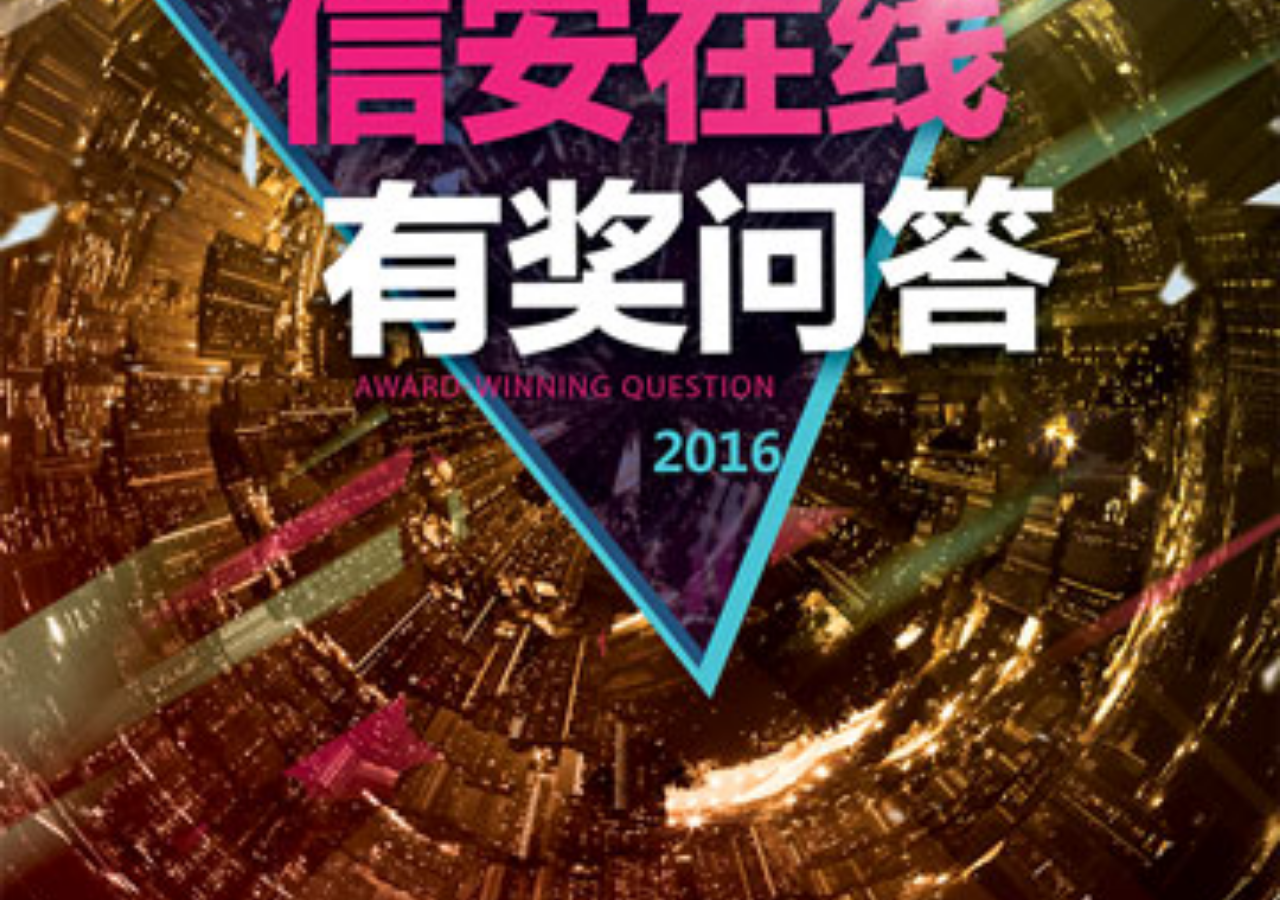
<file: StaticPages/index.html>
﻿<html>

<head>
    <title>信安</title>
    <meta charset="utf-8">
    <meta name="viewport" content="width=device-width, initial-scale=1.0, user-scalable=no">
    <meta name="format-detection" content="telephone=no" />
    <link rel="stylesheet" href="style/style.css">
    <link rel="stylesheet" href="js/Swiper/css/swiper.min.css">
    <script src="js/jquery.min.js"></script>
    <script src="http://res.wx.qq.com/open/js/jweixin-1.0.0.js"></script>
    <script src="js/Swiper/swiper.min.js"></script>
    <style id="style-1-cropbar-clipper">
    /* Copyright 2014 Evernote Corporation. All rights reserved. */
    
    .en-markup-crop-options {
        top: 18px !important;
        left: 50% !important;
        margin-left: -100px !important;
        width: 200px !important;
        border: 2px rgba(255, 255, 255, .38) solid !important;
        border-radius: 4px !important;
    }
    
    .en-markup-crop-options div div:first-of-type {
        margin-left: 0px !important;
    }
    </style>
</head>

<body>
    <div class="swiper-container swiper-container-horizontal main-swiper-container">
        <div class="swiper-wrapper">
            <div class="swiper-slide swiper-slide-active">
                <div class="page-item pageone"></div>
            </div>
            <div class="swiper-slide swiper-slide-next">
                <div class="page-item pagetwo">
                    <div class="page-item-content">
                        <ul class="rules-menu">
                            <li class="rules-menu-item">
                                <h2 class="rule-title cr1">活动规则</h2>
                            </li>
                            <li class="rules-menu-item">
                                <span class="square"></span>
                                <span class="item-span">
                                    通过扫描“信安在线服务”二维码进入公众号中，
                                    点击“有奖答题”模块，进行在线答题；
                                </span>
                            </li>
                            <li class="rules-menu-item">
                                <span class="square"></span>
                                <span class="item-span">题目难度分为“入门”、“基础”、“专业”；</span>
                            </li>
                            <li class="rules-menu-item">
                                <span class="square"></span>
                                <span class="item-span">
                                    “入门”题目达到9分及以上分数时，获得兑奖码，
                                    凭兑奖码进行兑奖；
                                </span>
                            </li>
                            <li class="rules-menu-item">
                                <span class="square"></span>
                                <span class="item-span">
                                    “基础”题目达到8分及以上分数时，获得兑奖码，
                                    凭兑奖码进行兑奖；
                                </span>
                            </li>
                            <li class="rules-menu-item">
                                <span class="square"></span>
                                <span class="item-span">
                                    “专业”题目达到7分及以上分数时，获得兑奖码，
                                    凭兑奖码进行兑奖；
                                </span>
                            </li>
                            <li class="rules-menu-item cr1">
                                <span class="square"></span>
                                <span class="item-span">一个微信账号只可兑奖一次，但答题难度和次数不限；</span>
                            </li>
                            <li class="rules-menu-item">
                                <span class="square"></span>
                                <span class="item-span">
                                    无论何种题目，只要获得兑奖分数，即可在公账号首
                                    页的“兑奖码”模块中显示兑奖页面；
                                </span>
                            </li>
                            <li class="rules-menu-item">
                                <span class="square"></span>
                                <span class="item-span">
                                    兑奖者将该活动转发朋友圈后，根据获得的“兑奖码”
                                    找现场工作人员进行奖品兑换，一码一奖，兑过无效；
                                </span>
                            </li>
                            <li class="rules-menu-item">
                                <span class="square"></span>
                                <span class="item-span">活动最终解释权归属于信安在线。</span>
                            </li>
                        </ul>
                        <div class="page-item-bottom" style="position: inherit;left:0;right: 0;bottom:0;">
                            <p class="logo-area txtct">
                                <img src="image/logo02.png">
                            </p>
                            <p class="location-area txtct">武汉国际博览中心 A6-1 馆 D30展台</p>
                            <p class="date-area txtct">2016年9月19日 9:00 -- 2016年9月25日 15:00</p>
                        </div>
                    </div>
                </div>
            </div>
            <div class="swiper-slide">
                <div class="page-item pagethree">
                    <div class="page-item-content">
                        <div class="container">
                            <div class="top">
                                <p class="top-logo txtct">
                                    <img src="image/logo01.png">
                                </p>
                                <!-- <h2 class="title txtlt">信安在线资讯——有奖大问答</h2> -->
                                <p class="xinanqt txtct">
                                    <img src="image/xinanqt.png">
                                </p>
                            </div>
                            <div class="content">
                                <!--  <div class="section section-one">
                                 <div class="tips">
                                     <p>
                                         社会生活对网络的依赖程度越来越高，网络安全对现实社会的影响也日益凸显。为提高大众对信息安全的保密意识和网络安全应用技能，信安在线推出“增强网络安全意识普及网络安全知识”网上安全知识竞答活动。通过该活动向全社会宣传网络安全理念，使网络安全文化覆盖到网络的每一个角落。期待您的参与，精美大奖等你来拿！
                                     </p>
                                 </div>

                                 <p class="default-p txtct">
                                     <button class="default-btn txtct" type="button" id="beginAnw" onclick="nextPart($(this))">开始答题</button>
                                 </p>
                             </div> -->
                                <div class="section section-two" style="display: block;">
                                    <div class="section-two-item">
                                        <p class="default-p txtct">
                                            <button class="default-btn txtct" type="button" onclick="nextPart($(this), 0)">
                                                入
                                                <span>门</span>
                                                <p></p>
                                            </button>
                                        </p>
                                        <p class="item-tips txtct">（普通大众可以掌握和理解的知识）</p>
                                    </div>
                                    <div class="section-two-item">
                                        <p class="default-p txtct">
                                            <button class="default-btn txtct" type="button" onclick="nextPart($(this), 1)">
                                                基
                                                <span>础</span>
                                            </button>
                                        </p>
                                        <p class="item-tips txtct">（IT行业从业人员应了解的知识）</p>
                                    </div>
                                    <div class="section-two-item">
                                        <p class="default-p txtct">
                                            <button class="default-btn txtct" type="button" onclick="nextPart($(this), 2)">
                                                专
                                                <span>业</span>
                                            </button>
                                        </p>
                                        <p class="item-tips txtct">（安全行业专业人员掌握的知识）</p>
                                    </div>
                                </div>
                                <div class="section section-three" id="qtContainer">
                                    <div class="swiper-container swiper-container-horizontal qt-swiper-container">
                                        <div class="swiper-wrapper qt-swiper-wrapper">
                                            <div class="swiper-slide swiper-slide-active">
                                                <div class="swiper-item" id="num1" data-option="singlechoose">
                                                    <div class="qt-block-title">
                                                        <p class="qt color1 txtlt">
                                                            <input class="qt-input" type="radio" name="num1">
                                                            <span>1、</span> “肉鸡”的正确解释？
                                                        </p>
                                                    </div>
                                                    <div class="qt-block">
                                                        <p class="qt txtlt">
                                                            <input class="qt-input" type="radio" name="num1">
                                                            <span>A</span> 比较慢的电脑
                                                        </p>
                                                    </div>
                                                    <div class="qt-block">
                                                        <p class="qt txtlt">
                                                            <input class="qt-input" type="radio" name="num1">
                                                            <span>B</span> 被黑客控制的电脑
                                                        </p>
                                                    </div>
                                                    <div class="qt-block">
                                                        <p class="qt txtlt">
                                                            <input class="qt-input" type="radio" name="num1">
                                                            <span>C</span> 肉食鸡
                                                        </p>
                                                    </div>
                                                    <div class="qt-block">
                                                        <p class="qt txtlt">
                                                            <input class="qt-input" type="radio" name="num1">
                                                            <span>D</span> 烤鸡
                                                        </p>
                                                    </div>
                                                </div>
                                                <p class="default-p next-qt txtrt">
                                                    <button class="default-btn txtct" type="button" onclick="nextQust($(this))">下一题
                                                    </button>
                                                </p>
                                            </div>
                                            <div class="swiper-slide swiper-slide-next">
                                                <div class="swiper-item" id="num2" data-option="multichoose">
                                                    <div class="qt-block">
                                                        <p class="qt color1 txtlt">
                                                            <span>2、</span> “肉鸡”的正确解释？
                                                        </p>
                                                    </div>
                                                    <div class="qt-block">
                                                        <p class="qt txtlt">
                                                            <input class="qt-input qt-checkbox" type="checkbox" name="num2">
                                                            <span>A</span> 比较慢的电脑
                                                        </p>
                                                    </div>
                                                    <div class="qt-block">
                                                        <p class="qt txtlt">
                                                            <input class="qt-input qt-checkbox" type="checkbox" name="num2">
                                                            <span>B</span> 被黑客控制的电脑
                                                        </p>
                                                    </div>
                                                    <div class="qt-block">
                                                        <p class="qt txtlt">
                                                            <input class="qt-input qt-checkbox" type="checkbox" name="num2">
                                                            <span>C</span> 肉食鸡
                                                        </p>
                                                    </div>
                                                    <div class="qt-block">
                                                        <p class="qt txtlt">
                                                            <input class="qt-input qt-checkbox" type="checkbox" name="num2">
                                                            <span>D</span> 烤鸡
                                                        </p>
                                                    </div>
                                                </div>
                                                <p class="default-p next-qt txtrt">
                                                    <button class="default-btn txtct" type="button" onclick="nextQust($(this))">下一题
                                                    </button>
                                                </p>
                                            </div>
                                            <div class="swiper-slide">
                                                <div class="swiper-item" id="num3" data-option="singlechoose">
                                                    <div class="qt-block-title">
                                                        <p class="qt color1 txtlt">
                                                            <span>3、</span> “肉鸡”的正确解释？
                                                        </p>
                                                    </div>
                                                    <div class="qt-block">
                                                        <p class="qt txtlt">
                                                            <input class="qt-input" type="radio" name="num3">
                                                            <span>A</span> 比较慢的电脑
                                                        </p>
                                                    </div>
                                                    <div class="qt-block">
                                                        <p class="qt txtlt">
                                                            <input class="qt-input" type="radio" name="num3">
                                                            <span>B</span> 被黑客控制的电脑
                                                        </p>
                                                    </div>
                                                    <div class="qt-block">
                                                        <p class="qt txtlt">
                                                            <input class="qt-input" type="radio" name="num3">
                                                            <span>C</span> 肉食鸡
                                                        </p>
                                                    </div>
                                                    <div class="qt-block">
                                                        <p class="qt txtlt">
                                                            <input class="qt-input" type="radio" name="num3">
                                                            <span>D</span> 烤鸡
                                                        </p>
                                                    </div>
                                                </div>
                                                <p class="default-p next-qt txtrt">
                                                    <button class="default-btn txtct" type="button" onclick="nextQust($(this))">下一题
                                                    </button>
                                                </p>
                                            </div>
                                            <div class="swiper-slide">
                                                <div class="swiper-item" id="num4" data-option="multichoose">
                                                    <div class="qt-block">
                                                        <p class="qt color1 txtlt">
                                                            <span>4、</span> “肉鸡”的正确解释？
                                                        </p>
                                                    </div>
                                                    <div class="qt-block">
                                                        <p class="qt txtlt">
                                                            <input class="qt-input qt-checkbox" type="checkbox" name="num4">
                                                            <span>A</span> 比较慢的电脑
                                                        </p>
                                                    </div>
                                                    <div class="qt-block">
                                                        <p class="qt txtlt">
                                                            <input class="qt-input qt-checkbox" type="checkbox" name="num4">
                                                            <span>B</span> 被黑客控制的电脑
                                                        </p>
                                                    </div>
                                                    <div class="qt-block">
                                                        <p class="qt txtlt">
                                                            <input class="qt-input qt-checkbox" type="checkbox" name="num4">
                                                            <span>C</span> 肉食鸡
                                                        </p>
                                                    </div>
                                                    <div class="qt-block">
                                                        <p class="qt txtlt">
                                                            <input class="qt-input qt-checkbox" type="checkbox" name="num4">
                                                            <span>D</span> 烤鸡
                                                        </p>
                                                    </div>
                                                </div>
                                                <p class="default-p next-qt txtrt">
                                                    <button class="default-btn txtct" type="button" onclick="nextQust($(this))">下一题
                                                    </button>
                                                </p>
                                            </div>
                                        </div>
                                    </div>
                                </div>
                                <div class="section section-four">
                                    <div class="successblock">
                                        <!-- 未兑换 -->
                                        <p class="no-exchange  result txtct">恭喜您！</p>
                                        <p class="no-exchange  result score txtct">
                                            获得
                                            <span id="userScores"></span> 分&nbsp;&nbsp;&nbsp;
                                        </p>
                                        <p class="no-exchange default-p txtct">
                                            <button class="default-btn txtct" type="button" onclick="tryAgin()">再来一次</button>
                                        </p>
                                        <p class="no-exchange contact txtct cr1" id="rewardCode2">
                                            奖品兑换码：
                                            <span class="rewardcode-span" id="rewardCode"></span>
                                        </p>
                                        <p class="no-exchange result scoretips txtct">请凭借以上兑换码兑换奖品！</p>
                                        <!-- 已兑换 -->
                                        <p class="exchanged result txtct">恭喜您本次</p>
                                        <p class="exchanged result result-score txtct">答题获得<span id="lastScore"></span>分</p>
                                        <p class="exchanged result-qt result txtct" id="continueQt">欢迎继续参与答题</p>
                                        <p class="exchanged  default-p txtct">
                                            <button class="default-btn txtct" type="button" onclick="tryAgin()">再来一次</button>
                                        </p>
                                    </div>
                                    <div class="failblock">
                                        <p class="result score txtct">
                                            获得
                                            <span id="userFailScores"></span> 分&nbsp;&nbsp;&nbsp;
                                        </p>
                                        <p class="result fail-title txtct">&nbsp;很遗憾！</p>
                                        <p class="result fail-infor txtct">您未能获得奖品</p>
                                        <p class="fail-encour txtct cr1">请您再接再厉</p>
                                        <p class="default-p txtct">
                                            <button class="default-btn txtct" type="button" onclick="tryAgin()">再来一次</button>
                                        </p>
                                    </div>
                                    <div class="bottom-color" style="bottom:-100%;height:68%;"></div>
                                </div>
                            </div>
                        </div>
                        <div class="page-item-bottom">
                            <p class="logo-area txtct">
                                <img src="image/logo02.png">
                            </p>
                            <p class="location-area txtct">武汉国际博览中心 A6-1 馆 D30展台</p>
                            <p class="date-area txtct">2016年9月19日 9:00 -- 2016年9月25日 15:00</p>
                        </div>
                    </div>
                </div>
            </div>
        </div>
    </div>
    <script type="text/javascript">
    var openid = '1111111111';
    wx.config({
        debug: false,
        appId: 'wx48b2010286366dbb',
        timestamp: 2222222222,
        nonceStr: '3333333333',
        signature: '5555555555',
        jsApiList: [
            'onMenuShareTimeline'
        ]
    });
    var nb = ["牛逼大了", "完败", "漂亮", "偶像", "就是这么牛逼", "不服来战", "come on", "想怎样"];
    var dex = Math.floor(Math.random() * nb.length);
    wx.ready(function() {
        wx.onMenuShareTimeline({
            title: '击败了全国' + (Math.random() * 5 + 95).toFixed(1) + '%的人,' + nb[dex] + '!',
            link: 'http://quiz.cnmstl.net/api/wxlogin',
            imgUrl: 'http://quiz.cnmstl.net/image/logo.png',
            success: function() {},
            cancel: function() {}
        });
    });
    var mySwiper = null;
    var mainSwiper = null;
    var answerList = [];
    var answerSingl = {
        qust_num: '',
        qust_type: '',
        qust_value: ''
    }

    function show_result(score, code, exchange) {
        // $("#qtContainer").css("opacity", 0);
        $("#qtContainer").hide();
        $(".section-four").show();
        $("#userScores").text(score);
        if (score < 9 - glvl) {
            $(".successblock").hide();
            $(".bottom-color").hide();
            $(".failblock").show();
            $("#userFailScores").text(score);
        } else {
            $(".successblock").show();
            $(".bottom-color").show();
            $(".failblock").hide();
            if (exchange == 0) {
                $("#rewardCode").text(code).css("font-size", "24px");
            } else {
                $("#continueQt").show();
                $(".no-exchange").hide();

                $(".exchanged").show();
                $("#lastScore").text(score);
                // $("#rewardCode2").hide();
            }
        }
    }
    $(function() {
        // 页面初始化
        var tmp = location.search.match(/score=(\d+)/);
        var tmp1 = location.search.match(/codex=(\d+)/);
        var exchange = location.search.match(/exchange=(\d+)/);
        var tryagin = location.search.match(/tryagin=true/);
        // alert(window.location.href);
        if (tryagin) {
            $(".main-swiper-container .swiper-slide").hide();
            $(".main-swiper-container .swiper-slide").eq(2).show();
        }
        if (tmp && tmp1) {
            // alert(tmp[1] > 9 -glvl);
            if (tmp[1] > 6) {
                $(".main-swiper-container .swiper-slide").hide();
                $(".main-swiper-container .swiper-slide").eq(2).show();
                $(".section").hide();
                $(".section").eq(2).show();

                $(".xinanqt").hide();
                $(".failblock").hide();
                $(".no-exchange").show();

                $(".page-item-bottom").hide();

                // $(".exchanged").show();
                $("#userScores").text(tmp[1]);
                // $("#userScores").text("1234567");
                $("#rewardCode").text(tmp1[1]);
                $(".no-exchange.default-p ").hide();

            } else {
                $(".main-swiper-container .swiper-slide").hide();
                $(".main-swiper-container .swiper-slide").eq(2).show();
            }
            // show_result(tmp[1], tmp1[1], exchange);
        }
        loadSwiper();

    });

    function chooseItem(eve) {
        $(eve).find("input").prop("checked", true);
        if ($(eve).find("input").hasClass("qt-checkbox")) {
            $(eve).toggleClass("activecolor")
        } else {
            $(eve).addClass("activecolor");
            $(eve).siblings(".qt-block").removeClass("activecolor");
        }
    }
    var glvl = 0;

    function nextPart(eve, lvl) {
        if (lvl !== undefined) {
            glvl = lvl;
            var all_question = [];

            //console.log(lvl, all_question[lvl]);
            var content = '';
            for (var k in all_question[lvl]) {
                var ques = all_question[lvl][k];
                content += '<div class="swiper-slide ';
                if (k == 0) {
                    content += 'swiper-slide-active"><div class="swiper-item" id="';
                } else {
                    content += 'swiper-slide-next"><div class="swiper-item" id="';
                }
                content += ques.id;
                content += '" data-option="';
                content += (ques.type == 2 ? "multichoose" : "singlechoose");
                content += ('"><div class="qt-block-title"><p class="qt color1 txtlt"><input class="qt-input" type="radio" name="' + ques.id + '"><span>' + (parseInt(k) + 1) + '、</span>');
                content += ((ques.type == 0 ? "判断题-" : (ques.type == 1 ? "单选题-" : "多选题-")) + ques.title);
                content += '</p></div>';

                var tb = ["A", "B", "C", "D", "E", "F", "G", "H", "I"];
                for (var i in ques.list) {
                    if (ques.type == 2) {
                        content += '<div class="qt-block" onclick="chooseItem($(this));"><p class="qt txtlt"><input class="qt-input qt-checkbox" type="checkbox" name="' + ques.id + '"><span>' + tb[i] + '</span>' + ques.list[i] + '</p></div>';
                    } else {
                        content += '<div class="qt-block" onclick="chooseItem($(this));"><p class="qt txtlt"><input class="qt-input" type="radio" name="' + ques.id + '"><span>' + tb[i] + '</span>' + ques.list[i] + '</p></div>';
                    }
                }
                if (k == all_question[lvl].length - 1) {
                    content += '</div><p class="default-p next-qt txtrt"><button class="default-btn txtct" type="button" onclick="nextQust($(this))">提交</button></p></div>\n';
                } else {
                    content += '</div><p class="default-p next-qt txtrt"><button class="default-btn txtct" type="button" onclick="nextQust($(this))">下一题</button></p></div>\n';
                }
            }
            $(".qt-swiper-wrapper").html(content);
        }
        var curSect = eve.closest(".section");
        curSect.hide().next().addClass("active");
        if (curSect.index() == 0) {
            $(".xinanqt").hide();
            $(".page-item-bottom").hide();
            $("#qtContainer").css("opacity", 1);
        } else {
            heightAuto();
        }
        loadSwiper();
        mySwiper = new Swiper('.qt-swiper-container', {
            pagination: '.swiper-pagination',
            paginationClickable: true
        });
    }

    // 滑动插件动态加载（异步）
    function loadSwiper() {
        var oHead = document.getElementsByTagName('HEAD').item(0);
        var oScript = document.createElement("script");
        oScript.type = "text/javascript";
        oScript.src = "js/Swiper/swiper.min.js";
        oHead.appendChild(oScript);
        setTimeout(function() {
            mainSwiper = new Swiper('.main-swiper-container', {
                pagination: '.swiper-pagination',
                paginationClickable: true
            });
        }, 500);
    }


    //下一题，触发滑动事件
    // function nextQust(eve) {
    //     var curObj = eve.closest(".swiper-slide");
    //     var totalNum = $(".swiper-item").length;
    //     $("#" + totalNum).next("p").find(".default-btn").text("提交");
    //     var curPageId = curObj.index();
    //     answerSingle = {};
    //     answerSingle.qust_num = curObj.find(".swiper-item").attr("id");
    //     answerSingle.qust_type = curObj.find(".swiper-item").attr("data-option");
    //     var inputs = curObj.find("input:checked");
    //     answerSingle.qust_value = '';
    //     for (var i = 0; i < inputs.length; i++) {
    //         answerSingle.qust_value += String.fromCharCode(inputs.eq(i).next("span").text().charCodeAt(0) - 17);
    //     }
    //     answerList.push(answerSingle);
    //     console.log('answerList is ', answerList);
    //     mySwiper.slideTo(curPageId + 1, 300, false);

    //     console.log(totalNum, curPageId);
    //     if (curPageId == totalNum - 1) {
    //         $.ajax({
    //             url: 'http://quiz.cnmstl.net/api/question?action=calc&openid=' + openid + '&lvl=' + glvl,
    //             type: 'post',
    //             data: { "data": JSON.stringify(answerList) },
    //             success: function (result) {
    //                 result = JSON.parse(result);
    //                 show_result(result.score, result.code, result.exchange);
    //             },
    //             error: function (result) {
    //                 alert('错误：' + result.msg);
    //             }
    //         })
    //     }
    // }

    function nextQust(eve) {
        var curObj = eve.closest(".swiper-slide");
        var totalNum = $(".swiper-item").length;
        // $("#" + totalNum).next("p").find(".default-btn").text("提交");
        var curPageId = curObj.index();
        mySwiper.slideTo(curPageId + 1, 300, false);

        console.log(totalNum, curPageId);
        if (curPageId == totalNum - 1) {
            submitAnwsers();
        }
    }

    // 提交保存答案
    function submitAnwsers() {
        var answerObj = $(".swiper-item");
        var totalNum = answerObj.length;
        for (var j = 0; j < totalNum; j++) {
            answerSingle = {};
            answerSingle.qust_num = answerObj.eq(j).attr("id");
            answerSingle.qust_type = answerObj.eq(j).attr("data-option");
            var inputs = answerObj.eq(j).find("input:checked");
            answerSingle.qust_value = '';
            for (var i = 0; i < inputs.length; i++) {
                answerSingle.qust_value += String.fromCharCode(inputs.eq(i).next("span").text().charCodeAt(0) - 17);
            }
            answerList.push(answerSingle);
        }
        console.log('answerList is ', answerList);

        $.ajax({
            url: 'http://quiz.cnmstl.net/api/question?action=calc&openid=' + openid + '&lvl=' + glvl,
            type: 'post',
            data: {
                "data": JSON.stringify(answerList)
            },
            success: function(result) {
                result = JSON.parse(result);
                show_result(result.score, result.code, result.exchange);
            },
            error: function(result) {
                alert('错误：' + result.msg);
            }
        })
    }

    // 再试一次
    function tryAgin() {
        var url = changeURLPar(window.location.href, 'tryagin','true');
        // alert(url);
        window.location.href = url+'';
    }

    function changeURLPar(destiny, par, par_value) {
        var pattern = par + '=([^&]*)';
        var replaceText = par + '=' + par_value;
        if (destiny.match(pattern)) {
            var tmp = '/\\' + par + '=[^&]*/';
            tmp = destiny.replace(eval(tmp), replaceText);
            return (tmp);
        } else {
            if (destiny.match('[\?]')) {
                return destiny + '&' + replaceText;
            } else {
                return destiny + '?' + replaceText;
            }
        }
        return destiny + '\n' + par + '\n' + par_value;
    }

    function checkAnswer(curvalue) {
        for (var i = 0; i < answerList.length - 1; i++) {
            if (answerList[i].qust_num == curvalue.qust_num) {
                answerList.splice(i, 1, curvalue);
            }
        }
    }

    // 高度自适应不同不同屏幕
    function heightAuto() {
        var BtmHeight = Math.abs(document.body.clientHeight - $(".container").height());
        // alert(BtmHeight);
        if (BtmHeight < 55) {
            // $(".container").height($(".top").height()+$(".content").height()+55)
            $(".bottom").removeClass("active-height")
            $(".bottom").css('margin-top', BtmHeight);
        } else {
            $(".bottom").css('margin-top', 0);
            $(".bottom").addClass("active-height")
        }
    }
    heightAuto();
    </script>
    <div id="cntvlive2-is-installed"></div>
</body>

</html>
</file>
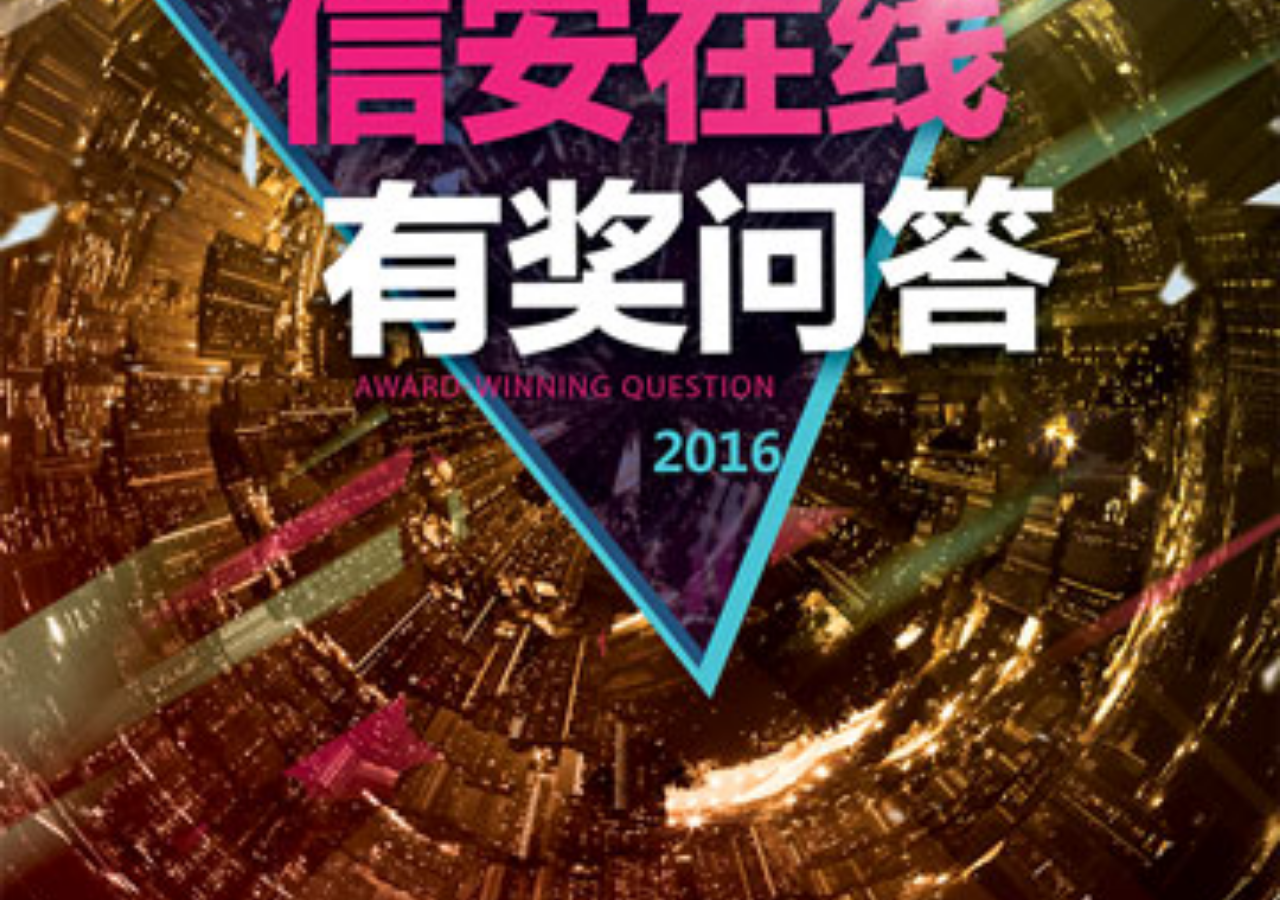
<file: StaticPages/index0000.html>
<!DOCTYPE html>
<html>

<head>
    <title>信安</title>
    <meta charset="utf-8">
    <meta name="viewport" content="width=device-width, initial-scale=1.0, user-scalable=no">
    <link rel="stylesheet" href="style/style.css">
    <link rel="stylesheet" href="js/Swiper/css/swiper.min.css">
    <script src="js/jquery.min.js"></script>
    <!-- <script src="js/Swiper/swiper.min.js"></script> -->
</head>

<body>
    <div class="swiper-container swiper-container-horizontal main-swiper-container">
        <div class="swiper-wrapper">
            <div class="swiper-slide swiper-slide-active">
                <div class="page-item pageone"></div>
            </div>
            <div class="swiper-slide swiper-slide-next">
                <div class="page-item pagetwo">
                    <div class="page-item-content">
                        <ul class="rules-menu">
                            <li class="rules-menu-item">
                                <h2 class="rule-title cr1">活动规则</h2>
                            </li>
                            <li class="rules-menu-item">
                                <span class="square"></span>
                                <span class="item-span">
                                    通过扫描“信安在线服务”二维码进入公众号中，
                                    点击“有奖答题”模块，进行在线答题；
                                </span>
                            </li>
                            <li class="rules-menu-item">
                                <span class="square"></span>
                                <span class="item-span">题目难度分为“入门”、“基础”、“专业”；</span>
                            </li>
                            <li class="rules-menu-item">
                                <span class="square"></span>
                                <span class="item-span">
                                    “入门”题目达到9分及以上分数时，获得兑奖码，
                                    凭兑奖码进行兑奖；
                                </span>
                            </li>
                            <li class="rules-menu-item">
                                <span class="square"></span>
                                <span class="item-span">
                                    “基础”题目达到8分及以上分数时，获得兑奖码，
                                    凭兑奖码进行兑奖；
                                </span>
                            </li>
                            <li class="rules-menu-item">
                                <span class="square"></span>
                                <span class="item-span">
                                    “专业”题目达到7分及以上分数时，获得兑奖码，
                                    凭兑奖码进行兑奖；
                                </span>
                            </li>
                            <li class="rules-menu-item cr1">
                                <span class="square"></span>
                                <span class="item-span">一个微信账号只可兑奖一次，但答题难度和次数不限；</span>
                            </li>
                            <li class="rules-menu-item">
                                <span class="square"></span>
                                <span class="item-span">
                                    无论何种题目，只要获得兑奖分数，即可在公账号首
                                    页的“兑奖码”模块中显示兑奖页面；
                                </span>
                            </li>
                            <li class="rules-menu-item">
                                <span class="square"></span>
                                <span class="item-span">
                                    兑奖者将该活动转发朋友圈后，根据获得的“兑奖码”
                                    找现场工作人员进行奖品兑换，一码一奖，兑过无效；
                                </span>
                            </li>
                            <li class="rules-menu-item">
                                <span class="square"></span>
                                <span class="item-span">活动最终解释权归属于信安在线。</span>
                            </li>
                        </ul>
                        <div class="page-item-bottom" style="position: inherit;left:0;right: 0;bottom:0;">
                            <p class="logo-area txtct">
                                <img src="image/logo02.png">
                            </p>
                            <p class="location-area txtct">武汉国际博览中心 A6-1 馆 D30展台</p>
                            <p class="date-area txtct">2016年9月19日 9:00 -- 2016年9月25日 15:30</p>
                        </div>
                    </div>
                </div>
            </div>
            <div class="swiper-slide">
                <div class="page-item pagethree">
                    <div class="page-item-content">
                        <div class="container">
                            <div class="top">
                                <p class="top-logo txtct">
                                    <img src="image/logo01.png">
                                </p>
                                <!-- <h2 class="title txtlt">信安在线资讯——有奖大问答</h2>
                                -->
                                <p class="xinanqt txtct">
                                    <img src="image/xinanqt.png">
                                </p>
                            </div>
                            <div class="content">
                                <!-- <div class="section section-one">
                                        <div class="tips">
                                            <p>
                                                社会生活对网络的依赖程度越来越高，网络安全对现实社会的影响也日益凸显。为深入贯彻实国家信息化发展战略纲要和国家安全技术保卫条例，全面普及信息安全基础知识、开发安全和运维安全等，提高广大市民的信息安全保密意识和能力，提升网络安全和应用技能，维护国家安全、企业安全和个人安全与利益，信安在线推出“增强网络安全意识
                                普及网络安全知识”网上知识竞答活动，通过该活动向全社会宣传网络安全理念，使网络安全文化覆盖到网络的每一个角落，同时测试自己的网络安全知识水平、提高网络安全应用技能。期待您的参与，精美大奖等你来拿！
                                            </p>
                                        </div>
                                        <p class="default-p txtct">
                                            <button class="default-btn txtct" type="button" id="beginAnw" onclick="nextPart($(this))">开始答题</button>
                                        </p>
                                    </div>
                                    -->
                                <div class="section section-two" style="display: block;">
                                    <div class="section-two-item">
                                        <p class="default-p txtct">
                                            <button class="default-btn txtct" type="button" onclick="nextPart($(this))">
                                                入
                                                <span>门</span>
                                        </p>
                                        </button>
                                        <p class="item-tips txtct">（普通大众可以掌握和理解的知识）</p>
                                    </div>
                                    <div class="section-two-item">
                                        <p class="default-p txtct">
                                            <button class="default-btn txtct" type="button" onclick="nextPart($(this))">
                                                基
                                                <span>础</span>
                                            </button>
                                        </p>
                                        <p class="item-tips txtct">（IT行业从业人员应了解的知识）</p>
                                    </div>
                                    <div class="section-two-item">
                                        <p class="default-p txtct">
                                            <button class="default-btn txtct" type="button" onclick="nextPart($(this))">
                                                专
                                                <span>业</span>
                                            </button>
                                        </p>
                                        <p class="item-tips txtct">（安全行业专业人员掌握的知识）</p>
                                    </div>
                                    <div class="bottom-color"></div>
                                </div>
                                <div class="section section-three" id="qtContainer">
                                    <h2 class="title txtlt">选择题</h2>
                                    <div class="swiper-container swiper-container-horizontal qt-swiper-container">
                                        <div class="swiper-wrapper"><!-- 
                                            <div class="swiper-slide swiper-slide-active">
                                                <div class="swiper-slide-container" style="overflow: auto;height: 100%;width:100%;">
                                                    <div class="swiper-item" id="num1" data-option="singlechoose">
                                                        <div class="qt-block-title">
                                                            <p class="qt color1 txtlt">
                                                                <input class="qt-input" type="radio" name="num1">
                                                                <span>1、</span> “肉鸡”的正确解释？
                                                            </p>
                                                        </div>
                                                        <div class="qt-block" onclick="chooseItem($(this))">
                                                            <p class="qt txtlt">
                                                                <input class="qt-input" type="radio" name="num1">
                                                                <span>A</span> 比较慢的电脑
                                                            </p>
                                                        </div>
                                                        <div class="qt-block" onclick="chooseItem($(this))">
                                                            <p class="qt txtlt">
                                                                <input class="qt-input" type="radio" name="num1">
                                                                <span>B</span> 被黑客控制的电脑
                                                            </p>
                                                        </div>
                                                        <div class="qt-block" onclick="chooseItem($(this))">
                                                            <p class="qt txtlt">
                                                                <input class="qt-input" type="radio" name="num1">
                                                                <span>C</span> 肉食鸡
                                                            </p>
                                                        </div>
                                                        <div class="qt-block" onclick="chooseItem($(this))">
                                                            <p class="qt txtlt">
                                                                <input class="qt-input" type="radio" name="num1">
                                                                <span>D</span> 烤鸡
                                                            </p>
                                                        </div>
                                                    </div>
                                                    <div class="swiper-item" id="num1" data-option="singlechoose">
                                                        <div class="qt-block-title">
                                                            <p class="qt color1 txtlt">
                                                                <input class="qt-input" type="radio" name="num1">
                                                                <span>1、</span> “肉鸡”的正确解释？
                                                            </p>
                                                        </div>
                                                        <div class="qt-block" onclick="chooseItem($(this))">
                                                            <p class="qt txtlt">
                                                                <input class="qt-input" type="radio" name="num1">
                                                                <span>A</span> 比较慢的电脑
                                                            </p>
                                                        </div>
                                                        <div class="qt-block" onclick="chooseItem($(this))">
                                                            <p class="qt txtlt">
                                                                <input class="qt-input" type="radio" name="num1">
                                                                <span>B</span> 被黑客控制的电脑
                                                            </p>
                                                        </div>
                                                        <div class="qt-block" onclick="chooseItem($(this))">
                                                            <p class="qt txtlt">
                                                                <input class="qt-input" type="radio" name="num1">
                                                                <span>C</span> 肉食鸡
                                                            </p>
                                                        </div>
                                                        <div class="qt-block" onclick="chooseItem($(this))">
                                                            <p class="qt txtlt">
                                                                <input class="qt-input" type="radio" name="num1">
                                                                <span>D</span> 烤鸡
                                                            </p>
                                                        </div>
                                                    </div>
                                                    <p class="default-p next-qt txtrt">
                                                        <button class="default-btn txtct" type="button" onclick="nextQust($(this))">下一题</button>
                                                    </p>
                                                </div>
                                            </div>
                                            <div class="swiper-slide swiper-slide-next">
                                                <div class="swiper-item" id="num2" data-option="multichoose">
                                                    <div class="qt-block" onclick="chooseItem($(this))">
                                                        <p class="qt color1 txtlt">
                                                            <span>2、</span> “肉鸡”的正确解释？
                                                        </p>
                                                    </div>
                                                    <div class="qt-block" onclick="chooseItem($(this))">
                                                        <p class="qt txtlt">
                                                            <input class="qt-input qt-checkbox" type="checkbox" name="num2">
                                                            <span>A</span> 比较慢的电脑
                                                        </p>
                                                    </div>
                                                    <div class="qt-block" onclick="chooseItem($(this))">
                                                        <p class="qt txtlt">
                                                            <input class="qt-input qt-checkbox" type="checkbox" name="num2">
                                                            <span>B</span> 被黑客控制的电脑
                                                        </p>
                                                    </div>
                                                    <div class="qt-block" onclick="chooseItem($(this))">
                                                        <p class="qt txtlt">
                                                            <input class="qt-input qt-checkbox" type="checkbox" name="num2">
                                                            <span>C</span> 肉食鸡
                                                        </p>
                                                    </div>
                                                    <div class="qt-block" onclick="chooseItem($(this))">
                                                        <p class="qt txtlt">
                                                            <input class="qt-input qt-checkbox" type="checkbox" name="num2">
                                                            <span>D</span> 烤鸡
                                                        </p>
                                                    </div>
                                                </div>
                                                <p class="default-p next-qt txtrt">
                                                    <button class="default-btn txtct" type="button" onclick="nextQust($(this))">下一题</button>
                                                </p>
                                            </div>
                                            <div class="swiper-slide">
                                                <div class="swiper-item" id="num3" data-option="singlechoose">
                                                    <div class="qt-block-title">
                                                        <p class="qt color1 txtlt">
                                                            <span>3、</span> “肉鸡”的正确解释？
                                                        </p>
                                                    </div>
                                                    <div class="qt-block" onclick="chooseItem($(this))">
                                                        <p class="qt txtlt">
                                                            <input class="qt-input" type="radio" name="num3">
                                                            <span>A</span> 比较慢的电脑
                                                        </p>
                                                    </div>
                                                    <div class="qt-block" onclick="chooseItem($(this))">
                                                        <p class="qt txtlt">
                                                            <input class="qt-input" type="radio" name="num3">
                                                            <span>B</span> 被黑客控制的电脑
                                                        </p>
                                                    </div>
                                                    <div class="qt-block" onclick="chooseItem($(this))">
                                                        <p class="qt txtlt">
                                                            <input class="qt-input" type="radio" name="num3">
                                                            <span>C</span> 肉食鸡
                                                        </p>
                                                    </div>
                                                    <div class="qt-block" onclick="chooseItem($(this))">
                                                        <p class="qt txtlt">
                                                            <input class="qt-input" type="radio" name="num3">
                                                            <span>D</span> 烤鸡
                                                        </p>
                                                    </div>
                                                </div>
                                                <p class="default-p next-qt txtrt">
                                                    <button class="default-btn txtct" type="button" onclick="nextQust($(this))">下一题</button>
                                                </p>
                                            </div>
                                            <div class="swiper-slide">
                                                <div class="swiper-item" id="num4" data-option="multichoose">
                                                    <div class="qt-block" onclick="chooseItem($(this))">
                                                        <p class="qt color1 txtlt">
                                                            <span>4、</span> “肉鸡”的正确解释？
                                                        </p>
                                                    </div>
                                                    <div class="qt-block" onclick="chooseItem($(this))">
                                                        <p class="qt txtlt">
                                                            <input class="qt-input qt-checkbox" type="checkbox" name="num4">
                                                            <span>A</span> 比较慢的电脑
                                                        </p>
                                                    </div>
                                                    <div class="qt-block" onclick="chooseItem($(this))">
                                                        <p class="qt txtlt">
                                                            <input class="qt-input qt-checkbox" type="checkbox" name="num4">
                                                            <span>B</span> 被黑客控制的电脑
                                                        </p>
                                                    </div>
                                                    <div class="qt-block" onclick="chooseItem($(this))">
                                                        <p class="qt txtlt">
                                                            <input class="qt-input qt-checkbox" type="checkbox" name="num4">
                                                            <span>C</span> 肉食鸡
                                                        </p>
                                                    </div>
                                                    <div class="qt-block" onclick="chooseItem($(this))">
                                                        <p class="qt txtlt">
                                                            <input class="qt-input qt-checkbox" type="checkbox" name="num4">
                                                            <span>D</span> 烤鸡
                                                        </p>
                                                    </div>
                                                </div>
                                                <p class="default-p next-qt txtrt">
                                                    <button class="default-btn txtct" type="button" onclick="nextQust($(this))">下一题</button>
                                                </p>
                                            </div>
                                            <div class="swiper-slide">
                                                <div class="swiper-item" id="num4" data-option="multichoose">
                                                    <div class="qt-block" onclick="chooseItem($(this))">
                                                        <p class="qt color1 txtlt">
                                                            <span>5、</span> “肉鸡”的正确解释？
                                                        </p>
                                                    </div>
                                                    <div class="qt-block" onclick="chooseItem($(this))">
                                                        <p class="qt txtlt">
                                                            <input class="qt-input qt-checkbox" type="checkbox" name="num4">
                                                            <span>A</span> 比较慢的电脑
                                                        </p>
                                                    </div>
                                                    <div class="qt-block" onclick="chooseItem($(this))">
                                                        <p class="qt txtlt">
                                                            <input class="qt-input qt-checkbox" type="checkbox" name="num4">
                                                            <span>B</span> 被黑客控制的电脑
                                                        </p>
                                                    </div>
                                                    <div class="qt-block" onclick="chooseItem($(this))">
                                                        <p class="qt txtlt">
                                                            <input class="qt-input qt-checkbox" type="checkbox" name="num4">
                                                            <span>C</span> 肉食鸡
                                                        </p>
                                                    </div>
                                                    <div class="qt-block" onclick="chooseItem($(this))">
                                                        <p class="qt txtlt">
                                                            <input class="qt-input qt-checkbox" type="checkbox" name="num4">
                                                            <span>D</span> 烤鸡
                                                        </p>
                                                    </div>
                                                </div>
                                                <p class="default-p next-qt txtrt">
                                                    <button class="default-btn txtct" type="button" onclick="nextQust($(this))">下一题</button>
                                                </p>
                                            </div>
                                            <div class="swiper-slide">
                                                <div class="swiper-item" id="num4" data-option="multichoose">
                                                    <div class="qt-block" onclick="chooseItem($(this))">
                                                        <p class="qt color1 txtlt">
                                                            <span>6、</span> “肉鸡”的正确解释？
                                                        </p>
                                                    </div>
                                                    <div class="qt-block" onclick="chooseItem($(this))">
                                                        <p class="qt txtlt">
                                                            <input class="qt-input qt-checkbox" type="checkbox" name="num4">
                                                            <span>A</span> 比较慢的电脑
                                                        </p>
                                                    </div>
                                                    <div class="qt-block" onclick="chooseItem($(this))">
                                                        <p class="qt txtlt">
                                                            <input class="qt-input qt-checkbox" type="checkbox" name="num4">
                                                            <span>B</span> 被黑客控制的电脑
                                                        </p>
                                                    </div>
                                                    <div class="qt-block" onclick="chooseItem($(this))">
                                                        <p class="qt txtlt">
                                                            <input class="qt-input qt-checkbox" type="checkbox" name="num4">
                                                            <span>C</span> 肉食鸡
                                                        </p>
                                                    </div>
                                                    <div class="qt-block" onclick="chooseItem($(this))">
                                                        <p class="qt txtlt">
                                                            <input class="qt-input qt-checkbox" type="checkbox" name="num4">
                                                            <span>D</span> 烤鸡
                                                        </p>
                                                    </div>
                                                </div>
                                                <p class="default-p next-qt txtrt">
                                                    <button class="default-btn txtct" type="button" onclick="nextQust($(this))">下一题</button>
                                                </p>
                                            </div> -->
                                        </div>
                                    </div>
                                </div>
                                <div class="section section-four">
                                    <div class="successblock">
                                        <p class="result txtct">恭喜您！</p>
                                        <p class="result score txtct">
                                            获得
                                            <span id="userScores">10</span> 分&nbsp;&nbsp;&nbsp;
                                        </p>
                                        <p class="result-qt result txtct">欢迎继续参与答题</p>
                                        <p class="contact txtct cr1">
                                            奖品兑换码：
                                            <span>oloi1h231x812dsasd</span>
                                        </p>
                                        <p class="result scoretips txtct">请凭借以上兑换码兑换奖品！</p>
                                    </div>
                                    <div class="failblock">
                                        <p class="result fail-title txtct">&nbsp;很遗憾！</p>
                                        <p class="result fail-infor txtct">您未能获得奖品</p>
                                        <p class="fail-encour txtct cr1">请您再接再厉</p>
                                        <p class="no-exchange  default-p next-qt txtrt">
                                            <button class="default-btn txtct" type="button" onclick="tryAgin($(this))">再来一次</button>
                                        </p>
                                    </div>
                                    <div class="bottom-color" style="bottom:-100%;height:66%;"></div>
                                </div>
                            </div>
                        </div>
                        <div class="page-item-bottom">
                            <p class="logo-area txtct">
                                <img src="image/logo02.png">
                            </p>
                            <p class="location-area txtct">武汉国际博览中心 A6-1 馆 D30展台</p>
                            <p class="date-area txtct">2016年9月19日 9:00 -- 2016年9月25日 15:30</p>
                        </div>
                    </div>
                </div>
            </div>
        </div>
    </div>
    <!-- <div class="container">
    <div class="top">
    <p class="top-logo txtct">
        <img src="image/logo01.png"></p>
    <h2 class="title txtlt">信安在线资讯——有奖大问答</h2>
    </div>
    <div class="content">
    <div class="section section-one">
        <div class="tips">
            <p>
                社会生活对网络的依赖程度越来越高，网络安全对现实社会的影响也日益凸显。为深入贯彻实国家信息化发展战略纲要和国家安全技术保卫条例，全面普及信息安全基础知识、开发安全和运维安全等，提高广大市民的信息安全保密意识和能力，提升网络安全和应用技能，维护国家安全、企业安全和个人安全与利益，信安在线推出“增强网络安全意识
                        普及网络安全知识”网上知识竞答活动，通过该活动向全社会宣传网络安全理念，使网络安全文化覆盖到网络的每一个角落，同时测试自己的网络安全知识水平、提高网络安全应用技能。期待您的参与，精美大奖等你来拿！
            </p>
        </div>
        <p class="default-p txtct">
            <button class="default-btn txtct" type="button" id="beginAnw" onclick="nextPart($(this))">开始答题</button>
        </p>
    </div>
    <div class="section section-two">
        <div class="section-two-item">
            <p class="default-p txtct">
                <button class="default-btn txtct" type="button" onclick="nextPart($(this))">
                    入
                    <span>门</span>
                </p>
            </button>
            <p class="item-tips txtct">（普通大众可以掌握和理解的知识）</p>
        </div>
        <div class="section-two-item">
            <p class="default-p txtct">
                <button class="default-btn txtct" type="button" onclick="nextPart($(this))">
                    基
                    <span>础</span>
                </button>
            </p>
            <p class="item-tips txtct">（IT行业从业人员应了解的知识）</p>
        </div>
        <div class="section-two-item">
            <p class="default-p txtct">
                <button class="default-btn txtct" type="button" onclick="nextPart($(this))">
                    专
                    <span>业</span>
                </button>
            </p>
            <p class="item-tips txtct">（安全行业专业人员掌握的知识）</p>
        </div>
    </div>
    <div class="section section-three" id="qtContainer">
        <h2 class="title txtlt">选择题</h2>
        <div class="swiper-container swiper-container-horizontal">
            <div class="swiper-wrapper">
                <div class="swiper-slide swiper-slide-active">
                    <div class="swiper-item" id="num1" data-option="singlechoose">
                        <div class="qt-block-title">
                            <p class="qt color1 txtlt">
                                <input class="qt-input" type="radio" name="num1">
                                <span>1、</span>
                                “肉鸡”的正确解释？
                            </p>
                        </div>
                        <div class="qt-block" onclick="chooseItem($(this))">
                            <p class="qt txtlt">
                                <input class="qt-input" type="radio" name="num1">
                                <span>A</span>
                                比较慢的电脑
                            </p>
                        </div>
                        <div class="qt-block" onclick="chooseItem($(this))">
                            <p class="qt txtlt">
                                <input class="qt-input" type="radio" name="num1">
                                <span>B</span>
                                被黑客控制的电脑
                            </p>
                        </div>
                        <div class="qt-block" onclick="chooseItem($(this))">
                            <p class="qt txtlt">
                                <input class="qt-input" type="radio" name="num1">
                                <span>C</span>
                                肉食鸡
                            </p>
                        </div>
                        <div class="qt-block" onclick="chooseItem($(this))">
                            <p class="qt txtlt">
                                <input class="qt-input" type="radio" name="num1">
                                <span>D</span>
                                烤鸡
                            </p>
                        </div>
                    </div>
                    <p class="default-p next-qt txtrt">
                        <button class="default-btn txtct" type="button" onclick="nextQust($(this))">下一题</button>
                    </p>
                </div>
                <div class="swiper-slide swiper-slide-next">
                    <div class="swiper-item" id="num2" data-option="multichoose">
                        <div class="qt-block" onclick="chooseItem($(this))">
                            <p class="qt color1 txtlt">
                                <span>2、</span>
                                “肉鸡”的正确解释？
                            </p>
                        </div>
                        <div class="qt-block" onclick="chooseItem($(this))">
                            <p class="qt txtlt">
                                <input class="qt-input qt-checkbox" type="checkbox" name="num2">
                                <span>A</span>
                                比较慢的电脑
                            </p>
                        </div>
                        <div class="qt-block" onclick="chooseItem($(this))">
                            <p class="qt txtlt">
                                <input class="qt-input qt-checkbox" type="checkbox" name="num2">
                                <span>B</span>
                                被黑客控制的电脑
                            </p>
                        </div>
                        <div class="qt-block" onclick="chooseItem($(this))">
                            <p class="qt txtlt">
                                <input class="qt-input qt-checkbox" type="checkbox" name="num2">
                                <span>C</span>
                                肉食鸡
                            </p>
                        </div>
                        <div class="qt-block" onclick="chooseItem($(this))">
                            <p class="qt txtlt">
                                <input class="qt-input qt-checkbox" type="checkbox" name="num2">
                                <span>D</span>
                                烤鸡
                            </p>
                        </div>
                    </div>
                    <p class="default-p next-qt txtrt">
                        <button class="default-btn txtct" type="button" onclick="nextQust($(this))">下一题</button>
                    </p>
                </div>
                <div class="swiper-slide">
                    <div class="swiper-item" id="num3" data-option="singlechoose">
                        <div class="qt-block-title">
                            <p class="qt color1 txtlt">
                                <span>3、</span>
                                “肉鸡”的正确解释？
                            </p>
                        </div>
                        <div class="qt-block" onclick="chooseItem($(this))">
                            <p class="qt txtlt">
                                <input class="qt-input" type="radio" name="num3">
                                <span>A</span>
                                比较慢的电脑
                            </p>
                        </div>
                        <div class="qt-block" onclick="chooseItem($(this))">
                            <p class="qt txtlt">
                                <input class="qt-input" type="radio" name="num3">
                                <span>B</span>
                                被黑客控制的电脑
                            </p>
                        </div>
                        <div class="qt-block" onclick="chooseItem($(this))">
                            <p class="qt txtlt">
                                <input class="qt-input" type="radio" name="num3">
                                <span>C</span>
                                肉食鸡
                            </p>
                        </div>
                        <div class="qt-block" onclick="chooseItem($(this))">
                            <p class="qt txtlt">
                                <input class="qt-input" type="radio" name="num3">
                                <span>D</span>
                                烤鸡
                            </p>
                        </div>
                    </div>
                    <p class="default-p next-qt txtrt">
                        <button class="default-btn txtct" type="button" onclick="nextQust($(this))">下一题</button>
                    </p>
                </div>
                <div class="swiper-slide">
                    <div class="swiper-item" id="num4" data-option="multichoose">
                        <div class="qt-block" onclick="chooseItem($(this))">
                            <p class="qt color1 txtlt">
                                <span>4、</span>
                                “肉鸡”的正确解释？
                            </p>
                        </div>
                        <div class="qt-block" onclick="chooseItem($(this))">
                            <p class="qt txtlt">
                                <input class="qt-input qt-checkbox" type="checkbox" name="num4">
                                <span>A</span>
                                比较慢的电脑
                            </p>
                        </div>
                        <div class="qt-block" onclick="chooseItem($(this))">
                            <p class="qt txtlt">
                                <input class="qt-input qt-checkbox" type="checkbox" name="num4">
                                <span>B</span>
                                被黑客控制的电脑
                            </p>
                        </div>
                        <div class="qt-block" onclick="chooseItem($(this))">
                            <p class="qt txtlt">
                                <input class="qt-input qt-checkbox" type="checkbox" name="num4">
                                <span>C</span>
                                肉食鸡
                            </p>
                        </div>
                        <div class="qt-block" onclick="chooseItem($(this))">
                            <p class="qt txtlt">
                                <input class="qt-input qt-checkbox" type="checkbox" name="num4">
                                <span>D</span>
                                烤鸡
                            </p>
                        </div>
                    </div>
                    <p class="default-p next-qt txtrt">
                        <button class="default-btn txtct" type="button" onclick="nextQust($(this))">下一题</button>
                    </p>
                </div>
            </div>
        </div>
    </div>
    <div class="section section-four">
        <div class="successblock">
            <p class="result txtct color3">恭喜您！</p>
            <p class="result score txtct color3">
                获得
                <span id="userScores">10</span>
                分&nbsp;&nbsp;&nbsp;
            </p>
            <p class="contact txtct">
                奖品兑换码：
                <span>oloi1h231x812dsasd</span>
            </p>
            <p class="result scoretips txtct">请凭借以上兑换码兑换奖品！</p>
        </div>
        <div class="failblock">
            <p class="result fail-title txtct">&nbsp;很遗憾！</p>
            <p class="result fail-infor txtct">您未能获得奖品</p>
            <p class="fail-encour txtct">请您再接再厉</p>
        </div>
    </div>
    </div>
    </div>
    -->
    <!-- <div class="bottom"> -->
    <!-- <p class="txtct">
    <img class="merimg" src="image/merchantbg.png"></p>
    <p class="infors txtct">上海嘉韦思信息技术有限公司</p>
    -->
    <!-- </div> -->
    <script type="text/javascript">
    var mySwiper = null;
    var mainSwiper = null;
    var answerList = [];
    var answerSingl = {
            qust_num: '',
            qust_type: '',
            qust_value: ''
        }
        // var mainSwiper =  new Swiper('.main-swiper-container', {
        //             pagination: '.swiper-pagination',
        //             paginationClickable: true
        //         });
    $(function() {
        loadSwiper();
        // 页面初始化
        // $.ajax({
        //     url: '',
        //     type: 'get',
        //     data: {
        //     },
        //     success: function (result) {
        //         var curData = JSON.parse(result);
        //         if (curData.err == 0) {
        //             // console.log('正确',curData);
        //             console.log('正确', curData.length);
        //             $.each(curData, function (n, value) {
        //                 console.log('value', value);
        //                 var html = '<div class="swiper-slide"><div class="swiper-item" id="' + value.id + '" data-option="' + value.type + '"><div class="qt-block-title"><p class="qt color1 txtlt"><span>' + value.num + '、</span>“肉鸡”的正确解释？</p></div><div class="qt-block" onclick="chooseItem($(this))"><p class="qt txtlt"><input class="qt-input" type="radio" name="' + value.id + '"><span>A</span>' + value.value1 + '</p></div><div class="qt-block" onclick="chooseItem($(this))"><p class="qt txtlt"><input class="qt-input" type="radio" name="' + value.id + '"><span>B</span>' + value.value2 + '</p></div><div class="qt-block" onclick="chooseItem($(this))"><p class="qt txtlt"><input class="qt-input" type="radio" name="' + value.id + '"><span>C</span>' + value.value3 + '</p></div><div class="qt-block" onclick="chooseItem($(this))"><p class="qt txtlt"><input class="qt-input" type="radio" name="' + value.id + '"><span>D</span>' + value.value4 + '</p></div></div><p class="default-p next-qt txtrt"><button class="default-btn txtct" type="button" onclick="nextQust($(this))">下一题</button></p></div>';
        //                 $("#qtContainer").append(html);
        //             });
        //         } else {
        //             alert('错误：' + result.msg);
        //         }
        //     },
        //     error: function (result) {
        //         alert('错误：' + result.msg);
        //     }
        // });
        // $(".qt-block").click(function () {
        //     $(this).find("input").prop("checked", true);
        //     if ($(this).find("input").hasClass("qt-checkbox")) {
        //         $(this).toggleClass("activecolor")
        //     } else {
        //         $(this).addClass("activecolor");
        //         $(this).siblings(".qt-block").removeClass("activecolor");
        //     }
        // })
    });

    function chooseItem(eve) {
        $(eve).find("input").prop("checked", true);
        if ($(eve).find("input").hasClass("qt-checkbox")) {
            $(eve).toggleClass("activecolor")
        } else {
            $(eve).addClass("activecolor");
            $(eve).siblings(".qt-block").removeClass("activecolor");
        }
    }

    function nextPart(eve) {
        var curSect = eve.closest(".section");
        // curSect.hide().next().show();
        curSect.hide().next().addClass("active");
        var curHtml='<div class="swiper-slide"> <div class="swiper-slide-container" style="overflow: auto;height: 100%;width:100%;"> <div class="swiper-item" id="num1" data-option="singlechoose"> <div class="qt-block-title"> <p class="qt color1 txtlt"> <input class="qt-input" type="radio" name="num1"> <span>1、</span> “肉鸡”的正确解释？ </p> </div> <div class="qt-block" onclick="chooseItem($(this))"> <p class="qt txtlt"> <input class="qt-input" type="radio" name="num1"> <span>A</span> 比较慢的电脑 </p> </div> <div class="qt-block" onclick="chooseItem($(this))"> <p class="qt txtlt"> <input class="qt-input" type="radio" name="num1"> <span>B</span> 被黑客控制的电脑 </p> </div> <div class="qt-block" onclick="chooseItem($(this))"> <p class="qt txtlt"> <input class="qt-input" type="radio" name="num1"> <span>C</span> 肉食鸡 </p> </div> <div class="qt-block" onclick="chooseItem($(this))"> <p class="qt txtlt"> <input class="qt-input" type="radio" name="num1"> <span>D</span> 烤鸡 </p> </div> </div> <div class="swiper-item" id="num1" data-option="singlechoose"> <div class="qt-block-title"> <p class="qt color1 txtlt"> <input class="qt-input" type="radio" name="num1"> <span>1、</span> “肉鸡”的正确解释？ </p> </div> <div class="qt-block" onclick="chooseItem($(this))"> <p class="qt txtlt"> <input class="qt-input" type="radio" name="num1"> <span>A</span> 比较慢的电脑 </p> </div> <div class="qt-block" onclick="chooseItem($(this))"> <p class="qt txtlt"> <input class="qt-input" type="radio" name="num1"> <span>B</span> 被黑客控制的电脑 </p> </div> <div class="qt-block" onclick="chooseItem($(this))"> <p class="qt txtlt"> <input class="qt-input" type="radio" name="num1"> <span>C</span> 肉食鸡 </p> </div> <div class="qt-block" onclick="chooseItem($(this))"> <p class="qt txtlt"> <input class="qt-input" type="radio" name="num1"> <span>D</span> 烤鸡 </p> </div> </div> <p class="default-p next-qt txtrt"> <button class="default-btn txtct" type="button" onclick="nextQust($(this))">下一题</button> </p> </div> </div> <div class="swiper-slide"> <div class="swiper-item" id="num2" data-option="multichoose"> <div class="qt-block" onclick="chooseItem($(this))"> <p class="qt color1 txtlt"> <span>2、</span> “肉鸡”的正确解释？ </p> </div> <div class="qt-block" onclick="chooseItem($(this))"> <p class="qt txtlt"> <input class="qt-input qt-checkbox" type="checkbox" name="num2"> <span>A</span> 比较慢的电脑 </p> </div> <div class="qt-block" onclick="chooseItem($(this))"> <p class="qt txtlt"> <input class="qt-input qt-checkbox" type="checkbox" name="num2"> <span>B</span> 被黑客控制的电脑 </p> </div> <div class="qt-block" onclick="chooseItem($(this))"> <p class="qt txtlt"> <input class="qt-input qt-checkbox" type="checkbox" name="num2"> <span>C</span> 肉食鸡 </p> </div> <div class="qt-block" onclick="chooseItem($(this))"> <p class="qt txtlt"> <input class="qt-input qt-checkbox" type="checkbox" name="num2"> <span>D</span> 烤鸡 </p> </div> </div> <p class="default-p next-qt txtrt"> <button class="default-btn txtct" type="button" onclick="nextQust($(this))">下一题</button> </p> </div> <div class="swiper-slide"> <div class="swiper-item" id="num3" data-option="singlechoose"> <div class="qt-block-title"> <p class="qt color1 txtlt"> <span>3、</span> “肉鸡”的正确解释？ </p> </div> <div class="qt-block" onclick="chooseItem($(this))"> <p class="qt txtlt"> <input class="qt-input" type="radio" name="num3"> <span>A</span> 比较慢的电脑 </p> </div> <div class="qt-block" onclick="chooseItem($(this))"> <p class="qt txtlt"> <input class="qt-input" type="radio" name="num3"> <span>B</span> 被黑客控制的电脑 </p> </div> <div class="qt-block" onclick="chooseItem($(this))"> <p class="qt txtlt"> <input class="qt-input" type="radio" name="num3"> <span>C</span> 肉食鸡 </p> </div> <div class="qt-block" onclick="chooseItem($(this))"> <p class="qt txtlt"> <input class="qt-input" type="radio" name="num3"> <span>D</span> 烤鸡 </p> </div> </div> <p class="default-p next-qt txtrt"> <button class="default-btn txtct" type="button" onclick="nextQust($(this))">下一题</button> </p> </div> <div class="swiper-slide"> <div class="swiper-item" id="num4" data-option="multichoose"> <div class="qt-block" onclick="chooseItem($(this))"> <p class="qt color1 txtlt"> <span>4、</span> “肉鸡”的正确解释？ </p> </div> <div class="qt-block" onclick="chooseItem($(this))"> <p class="qt txtlt"> <input class="qt-input qt-checkbox" type="checkbox" name="num4"> <span>A</span> 比较慢的电脑 </p> </div> <div class="qt-block" onclick="chooseItem($(this))"> <p class="qt txtlt"> <input class="qt-input qt-checkbox" type="checkbox" name="num4"> <span>B</span> 被黑客控制的电脑 </p> </div> <div class="qt-block" onclick="chooseItem($(this))"> <p class="qt txtlt"> <input class="qt-input qt-checkbox" type="checkbox" name="num4"> <span>C</span> 肉食鸡 </p> </div> <div class="qt-block" onclick="chooseItem($(this))"> <p class="qt txtlt"> <input class="qt-input qt-checkbox" type="checkbox" name="num4"> <span>D</span> 烤鸡 </p> </div> </div> <p class="default-p next-qt txtrt"> <button class="default-btn txtct" type="button" onclick="nextQust($(this))">下一题</button> </p> </div> <div class="swiper-slide"> <div class="swiper-item" id="num4" data-option="multichoose"> <div class="qt-block" onclick="chooseItem($(this))"> <p class="qt color1 txtlt"> <span>5、</span> “肉鸡”的正确解释？ </p> </div> <div class="qt-block" onclick="chooseItem($(this))"> <p class="qt txtlt"> <input class="qt-input qt-checkbox" type="checkbox" name="num4"> <span>A</span> 比较慢的电脑 </p> </div> <div class="qt-block" onclick="chooseItem($(this))"> <p class="qt txtlt"> <input class="qt-input qt-checkbox" type="checkbox" name="num4"> <span>B</span> 被黑客控制的电脑 </p> </div> <div class="qt-block" onclick="chooseItem($(this))"> <p class="qt txtlt"> <input class="qt-input qt-checkbox" type="checkbox" name="num4"> <span>C</span> 肉食鸡 </p> </div> <div class="qt-block" onclick="chooseItem($(this))"> <p class="qt txtlt"> <input class="qt-input qt-checkbox" type="checkbox" name="num4"> <span>D</span> 烤鸡 </p> </div> </div> <p class="default-p next-qt txtrt"> <button class="default-btn txtct" type="button" onclick="nextQust($(this))">下一题</button> </p> </div> <div class="swiper-slide"> <div class="swiper-item" id="num4" data-option="multichoose"> <div class="qt-block" onclick="chooseItem($(this))"> <p class="qt color1 txtlt"> <span>6、</span> “肉鸡”的正确解释？ </p> </div> <div class="qt-block" onclick="chooseItem($(this))"> <p class="qt txtlt"> <input class="qt-input qt-checkbox" type="checkbox" name="num4"> <span>A</span> 比较慢的电脑 </p> </div> <div class="qt-block" onclick="chooseItem($(this))"> <p class="qt txtlt"> <input class="qt-input qt-checkbox" type="checkbox" name="num4"> <span>B</span> 被黑客控制的电脑 </p> </div> <div class="qt-block" onclick="chooseItem($(this))"> <p class="qt txtlt"> <input class="qt-input qt-checkbox" type="checkbox" name="num4"> <span>C</span> 肉食鸡 </p> </div> <div class="qt-block" onclick="chooseItem($(this))"> <p class="qt txtlt"> <input class="qt-input qt-checkbox" type="checkbox" name="num4"> <span>D</span> 烤鸡 </p> </div> </div> <p class="default-p next-qt txtrt"> <button class="default-btn txtct" type="button" onclick="nextQust($(this))">下一题</button> </p> </div>'
        $("#qtContainer  .swiper-wrapper").append(curHtml);
        loadSwiper();
        mySwiper = new Swiper('.qt-swiper-container', {
            pagination: '.swiper-pagination',
            paginationClickable: true
        });
        // alert(curSect.index());
        if (curSect.index() == 0) {
            $(".xinanqt").hide();
            $(".page-item-bottom").hide();
            $("#qtContainer").css("opacity", 1);
            // $(".bottom-color").hide();
            // }
            // if (curSect.index() >= 1) {
            // $(".bottom").hide();
            // loadSwiper();
        } else {
            heightAuto();
        }
        // loadSwiper();
    }
    // 滑动插件动态加载（异步）
    function loadSwiper() {
        var oHead = document.getElementsByTagName('HEAD').item(0);
        var oScript = document.createElement("script");
        oScript.type = "text/javascript";
        oScript.src = "js/Swiper/swiper.min.js";
        oHead.appendChild(oScript);
        setTimeout(function() {
            // mySwiper = new Swiper('.qt-swiper-container', {
            //     pagination: '.swiper-pagination',
            //     paginationClickable: true
            // });
            mainSwiper = new Swiper('.main-swiper-container', {
                pagination: '.swiper-pagination',
                paginationClickable: true
            });
        }, 500);
    }
    //下一题，触发滑动事件
    // function nextQust(eve) {
    //     var curObj = eve.closest(".swiper-slide");
    //     var totalNum = $(".swiper-item").length;
    //     // $("#num"+(curPageId*1+2)).next("p").find(".default-btn").text("提交");
    //     $("#num" + totalNum).next("p").find(".default-btn").text("提交");
    //     var curPageId = curObj.index();
    //     answerSingle = {};
    //     answerSingle.qust_num = curObj.find(".swiper-item").attr("id");
    //     answerSingle.qust_type = curObj.find(".swiper-item").attr("data-option");
    //     var inputs = curObj.find("input:checked");
    //     answerSingle.qust_value = '';
    //     for (var i = 0; i < inputs.length; i++) {
    //         if (i == inputs.length - 1) {
    //             answerSingle.qust_value += inputs.eq(i).next("span").text();
    //         } else {
    //             answerSingle.qust_value += inputs.eq(i).next("span").text() + '&';
    //         }
    //     }
    //     answerList.push(answerSingle);
    //     console.log('answerList is ', answerList);
    //     mySwiper.slideTo(curPageId + 1, 300, false);
    //     // console.log('curPageId is' ,curPageId);
    //     console.log(totalNum, curPageId);
    //     if (curPageId == totalNum - 1) {
    //         $.ajax({
    //             url: 'http://quiz.cnmstl.net/api/question',
    //             type: 'post',
    //             // data: JSON.stringify(answerList),
    //             data: {
    //                 action: 'calc',
    //                 data: JSON.stringify(answerList)
    //             },
    //             success: function (result) {
    //                 // if (result.score == 0) {
    //                 var score = 93;
    //                 // console.log('正确', result.msg);
    //                 $("#qtContainer").hide();
    //                 $(".section-four").show();
    //                 // alert(result);
    //                 if (score < 80) {
    //                     $(".successblock").hide();
    //                     $(".failblock").show();
    //                 } else {
    //                     $(".successblock").show();
    //                     $(".failblock").hide();
    //                     // $(".bottom-color").show();
    //                     $("#userScores").text(result.score);
    //                 }
    //             },
    //             error: function (result) {
    //                 alert('错误：' + result.msg);
    //             }
    //         })
    //     }
    // }
    function nextQust(eve) {
        var curObj = eve.closest(".swiper-slide");
        var totalNum = $(".swiper-item").length;
        // $("#num"+(curPageId*1+2)).next("p").find(".default-btn").text("提交");
        $("#num" + totalNum).next("p").find(".default-btn").text("提交");
        var curPageId = curObj.index();
        mySwiper.slideTo(curPageId + 1, 300, false);
        // console.log('curPageId is' ,curPageId);
        console.log(totalNum, curPageId);
        if (curPageId == totalNum - 1) {
            submitAnwsers();
        }
    }
    // 提交保存答案
    function submitAnwsers() {
        var answerObj = $(".swiper-item");
        var totalNum = answerObj.length;
        for (var j = 0; j < totalNum; j++) {
            answerSingle = {};
            answerSingle.qust_num = answerObj.eq(j).attr("id");
            answerSingle.qust_type = answerObj.eq(j).attr("data-option");
            var inputs = answerObj.eq(j).find("input:checked");
            answerSingle.qust_value = '';
            for (var i = 0; i < inputs.length; i++) {
                answerSingle.qust_value += String.fromCharCode(inputs.eq(i).next("span").text().charCodeAt(0) - 17);
            }
            answerList.push(answerSingle);
        }
        console.log('answerList is ', answerList);
        $.ajax({
            url: 'http://quiz.cnmstl.net/api/question?action=calc&openid=' + openid + '&lvl=' + glvl,
            type: 'post',
            data: {
                "data": JSON.stringify(answerList)
            },
            success: function(result) {
                result = JSON.parse(result);
                show_result(result.score, result.code, result.exchange);
            },
            error: function(result) {
                alert('错误：' + result.msg);
            }
        })
    }
       // 再试一次
    function tryAgin(event) {
        alert(123)
        $(".main-swiper-container .swiper-slide").hide();
        $(".main-swiper-container .swiper-slide").eq(2).show();
        $(".section-two").show();
    }


    function checkAnswer(curvalue) {
        for (var i = 0; i < answerList.length - 1; i++) {
            if (answerList[i].qust_num == curvalue.qust_num) {
                answerList.splice(i, 1, curvalue);
            }
        }
    }
    // 高度自适应不同不同屏幕
    function heightAuto() {
        var BtmHeight = Math.abs(document.body.clientHeight - $(".container").height());
        // alert(BtmHeight);
        if (BtmHeight < 55) {
            // $(".container").height($(".top").height()+$(".content").height()+55)
            $(".bottom").removeClass("active-height")
            $(".bottom").css('margin-top', BtmHeight);
        } else {
            $(".bottom").css('margin-top', 0);
            $(".bottom").addClass("active-height");
        }
    }
    heightAuto();
    </script>
</body>

</html>
</file>
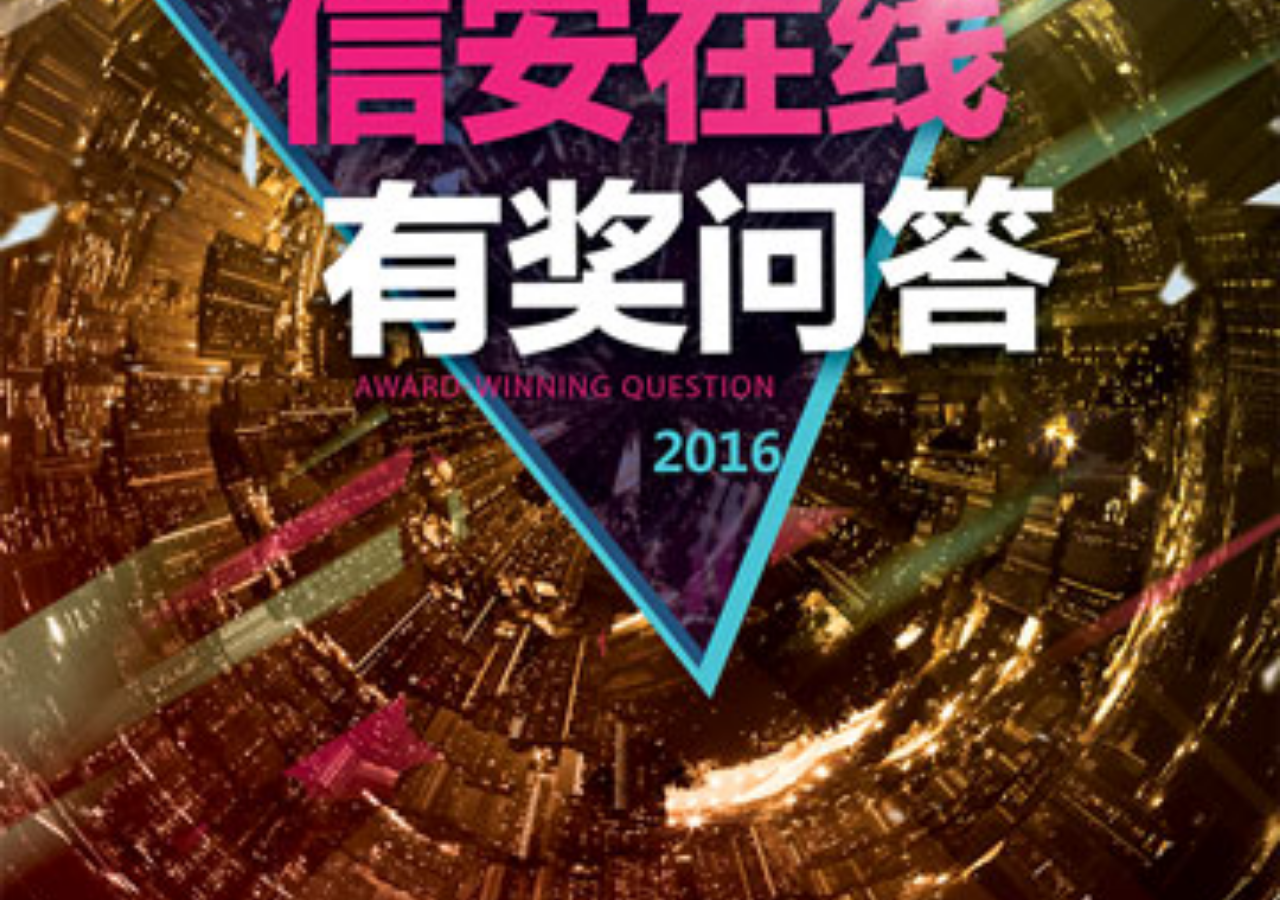
<file: StaticPages/index02.html>
<html>

<head>
    <title>信安</title>
    <meta charset="utf-8">
    <meta name="viewport" content="width=device-width, initial-scale=1.0, user-scalable=no">
    <link rel="stylesheet" href="style/style.css">
    <link rel="stylesheet" href="js/Swiper/css/swiper.min.css">
    <script src="js/jquery.min.js"></script>
    <script src="http://res.wx.qq.com/open/js/jweixin-1.0.0.js"></script>
    <!-- <script src="js/Swiper/swiper.min.js"></script>
    -->
    <style id="style-1-cropbar-clipper">
    /* Copyright 2014 Evernote Corporation. All rights reserved. */
    
    .en-markup-crop-options {
        top: 18px !important;
        left: 50% !important;
        margin-left: -100px !important;
        width: 200px !important;
        border: 2px rgba(255, 255, 255, .38) solid !important;
        border-radius: 4px !important;
    }
    
    .en-markup-crop-options div div:first-of-type {
        margin-left: 0px !important;
    }
    </style>
</head>

<body>
    <div class="swiper-container swiper-container-horizontal main-swiper-container">
        <div class="swiper-wrapper">
            <div class="swiper-slide swiper-slide-active">
                <div class="page-item pageone"></div>
            </div>
            <div class="swiper-slide swiper-slide-next">
                <div class="page-item pagetwo">
                    <div class="page-item-content">
                        <ul class="rules-menu">
                            <li class="rules-menu-item">
                                <h2 class="rule-title cr1">活动规则</h2>
                            </li>
                            <li class="rules-menu-item">
                                <span class="square"></span>
                                <span class="item-span">
                                    通过扫描“信安在线服务”二维码进入公众号中，
                                    点击“有奖答题”模块，进行在线答题；
                                </span>
                            </li>
                            <li class="rules-menu-item">
                                <span class="square"></span>
                                <span class="item-span">题目难度分为“入门”、“基础”、“专业”；</span>
                            </li>
                            <li class="rules-menu-item">
                                <span class="square"></span>
                                <span class="item-span">
                                    “入门”题目达到9分及以上分数时，获得兑奖码，
                                    凭兑奖码进行兑奖；
                                </span>
                            </li>
                            <li class="rules-menu-item">
                                <span class="square"></span>
                                <span class="item-span">
                                    “基础”题目达到8分及以上分数时，获得兑奖码，
                                    凭兑奖码进行兑奖；
                                </span>
                            </li>
                            <li class="rules-menu-item">
                                <span class="square"></span>
                                <span class="item-span">
                                    “专业”题目达到7分及以上分数时，获得兑奖码，
                                    凭兑奖码进行兑奖；
                                </span>
                            </li>
                            <li class="rules-menu-item cr1">
                                <span class="square"></span>
                                <span class="item-span">一个微信账号只可兑奖一次，但答题难度和次数不限；</span>
                            </li>
                            <li class="rules-menu-item">
                                <span class="square"></span>
                                <span class="item-span">
                                    无论何种题目，只要获得兑奖分数，即可在公账号首
                                    页的“兑奖码”模块中显示兑奖页面；
                                </span>
                            </li>
                            <li class="rules-menu-item">
                                <span class="square"></span>
                                <span class="item-span">
                                    兑奖者将该活动转发朋友圈后，根据获得的“兑奖码”
                                    找现场工作人员进行奖品兑换，一码一奖，兑过无效；
                                </span>
                            </li>
                            <li class="rules-menu-item">
                                <span class="square"></span>
                                <span class="item-span">活动最终解释权归属于信安在线。</span>
                            </li>
                        </ul>
                        <div class="page-item-bottom" style="position: inherit;left:0;right: 0;bottom:0;">
                            <p class="logo-area txtct">
                                <img src="image/logo02.png">
                            </p>
                            <p class="location-area txtct">武汉国际博览中心 A6-1 馆 D30展台</p>
                            <p class="date-area txtct">2016年9月19日 9:00 -- 2016年9月25日 15:30</p>
                        </div>
                    </div>
                </div>
            </div>
            <div class="swiper-slide">
                <div class="page-item pagethree">
                    <div class="page-item-content">
                        <div class="container">
                            <div class="top">
                                <p class="top-logo txtct">
                                    <img src="image/logo01.png">
                                </p>
                                <p class="xinanqt txtct">
                                    <img src="image/xinanqt.png">
                                </p>
                            </div>
                            <div class="content">
                                <div class="section section-two" style="display: block;">
                                    <div class="section-two-item">
                                        <p class="default-p txtct">
                                            <button class="default-btn txtct" type="button" onclick="nextPart($(this), 0)">
                                                入
                                                <span>门</span>
                                                <p></p>
                                            </button>
                                        </p>
                                        <p class="item-tips txtct">（普通大众可以掌握和理解的知识）</p>
                                    </div>
                                    <div class="section-two-item">
                                        <p class="default-p txtct">
                                            <button class="default-btn txtct" type="button" onclick="nextPart($(this), 1)">
                                                基
                                                <span>础</span>
                                            </button>
                                        </p>
                                        <p class="item-tips txtct">（IT行业从业人员应了解的知识）</p>
                                    </div>
                                    <div class="section-two-item">
                                        <p class="default-p txtct">
                                            <button class="default-btn txtct" type="button" onclick="nextPart($(this), 2)">
                                                专
                                                <span>业</span>
                                            </button>
                                        </p>
                                        <p class="item-tips txtct">（安全行业专业人员掌握的知识）</p>
                                    </div>
                                </div>
                                <div class="section section-three" id="qtContainer">
                                    <div class="swiper-container swiper-container-horizontal qt-swiper-container">
                                        <div class="swiper-wrapper qt-swiper-wrapper">
                                        </div>
                                    </div>
                                </div>
                                <div class="section section-four">
                                    <div class="successblock">
                                        <!-- 未兑换 -->
                                        <p class="no-exchange result txtct">恭喜您！</p>
                                        <p class="no-exchange result score txtct">
                                            获得
                                            <span id="userScores">10</span> 分&nbsp;&nbsp;&nbsp;
                                        </p>
                                        <p class="no-exchange  default-p txtct">
                                            <button class="default-btn txtct" type="button" onclick="tryAgin()">再来一次</button>
                                        </p>
                                        <p class="no-exchange contact txtct cr1">
                                            奖品兑换码：
                                            <span id="rewardCode">code</span>
                                        </p>
                                        <p class="no-exchange result scoretips txtct">请凭借以上兑换码兑换奖品！</p>
                                        <!-- 已兑换 -->
                                        <p class="exchanged result txtct">恭喜您本次</p>
                                        <p class="exchanged result result-score txtct">答题获得<span id="lastScore"></span>分</p>
                                        <p class="exchanged result-qt result txtct" id="continueQt">欢迎继续参与答题</p>
                                        <p class="exchanged default-p txtct">
                                            <button class="default-btn txtct" type="button" onclick="tryAgin()">再来一次</button>
                                        </p>
                                    </div>
                                    <div class="failblock">
                                        <p class="result score txtct">
                                            获得
                                            <span id="userFailScores">10</span> 分&nbsp;&nbsp;&nbsp;
                                        </p>
                                        <p class="result fail-title txtct">&nbsp;很遗憾！</p>
                                        <p class="result fail-infor txtct">您未能获得奖品</p>
                                        <p class="fail-encour txtct cr1">请您再接再厉</p>
                                        <p class="default-p txtct">
                                            <button class="default-btn txtct" type="button" onclick="tryAgin()">再来一次</button>
                                        </p>
                                    </div>
                                    <div class="bottom-color" style="bottom:-110%;height:68%;"></div>
                                </div>
                            </div>
                        </div>
                        <div class="page-item-bottom">
                            <p class="logo-area txtct">
                                <img src="image/logo02.png">
                            </p>
                            <p class="location-area txtct">武汉国际博览中心 A6-1 馆 D30展台</p>
                            <p class="date-area txtct">2016年9月19日 9:00 -- 2016年9月25日 15:00</p>
                        </div>
                    </div>
                </div>
            </div>
        </div>
    </div>
    <script type="text/javascript">
    var openid = '123';
    wx.config({
        debug: false,
        appId: 'wx48b2010286366dbb',
        timestamp: 1472474269,
        nonceStr: 'ggpadl26rfku31vtd6xl6ewtv5k7r0cl',
        signature: 'bb38a215f3ecbf51ba7e75b5d4f90b43d219a52c',
        jsApiList: [
            'onMenuShareTimeline'
        ]
    });
    var nb = ["牛逼大了", "完败", "漂亮", "偶像", "就是这么牛逼", "不服来战", "come on", "想怎样"];
    var dex = Math.floor(Math.random() * nb.length);
    wx.ready(function() {
        wx.onMenuShareTimeline({
            title: '击败了全国' + (Math.random() * 5 + 95).toFixed(1) + '%的人,' + nb[dex] + '!',
            link: 'http://quiz.cnmstl.net/api/wxlogin',
            imgUrl: 'http://quiz.cnmstl.net/image/logo.png',
            success: function() {},
            cancel: function() {}
        });
    });
    var mySwiper = null;
    var mainSwiper = null;
    var answerList = [];
    var answerSingl = {
        qust_num: '',
        qust_type: '',
        qust_value: ''
    }

    function show_result(score, code, exchange) {
        $("#qtContainer").hide();
        // $("#qtContainer").css("opacity", 0);
        $(".section-four").show();
        $("#userScores").text(score);

    }
    $(function() {
        // 页面初始化
        loadSwiper();
        var tmp = location.search.match(/score=(\d+)/)
        var tmp1 = location.search.match(/code=(\d+)/)
        var exchange = location.search.match(/exchange=(\d+)/)

        var tryagin = window.location.hash.match(/tryagin=true/);
        // alert(window.location);

        if (tryagin) {
            $(".main-swiper-container .swiper-slide").hide();
            $(".main-swiper-container .swiper-slide").eq(2).show();
        }

        // $(".main-swiper-container .swiper-slide").hide();
        // $(".main-swiper-container .swiper-slide").eq(2).show();
        if (tmp && tmp1) {
            // alert(tmp[1] > 9 -glvl);
            if (tmp[1] > 6) {
                $(".main-swiper-container .swiper-slide").hide();
                $(".main-swiper-container .swiper-slide").eq(2).show();
                $(".section").hide();
                $(".section").eq(2).show();

                $(".xinanqt").hide();
                $(".failblock").hide();
                $(".no-exchange").show();

                $(".page-item-bottom").hide();

                // $(".exchanged").show();
                $("#userScores").text(tmp[1]);
                // $("#userScores").text("1234567");
                $("#rewardCode").text(tmp1[1]);
            } else {
                $(".main-swiper-container .swiper-slide").hide();
                $(".main-swiper-container .swiper-slide").eq(2).show();
            }
            // show_result(tmp[1], tmp1[1], exchange);
        }

    });

    function chooseItem(eve) {
        $(eve).find("input").prop("checked", true);
        if ($(eve).find("input").hasClass("qt-checkbox")) {
            $(eve).toggleClass("activecolor")
        } else {
            $(eve).addClass("activecolor");
            $(eve).siblings(".qt-block").removeClass("activecolor");
        }
    }
    var glvl = 0;

    function nextPart(eve, lvl) {
        if (lvl !== undefined) {
            glvl = lvl;
            var all_question = eval('(' + "[[{\"type\":1,\"list\":[\"操作系统配置\",\"公钥\",\"生产系统源代码\",\"针对生产系统的操作命令\"],\"title\":\"运维操作人员不应该访问以下哪项内容（）\",\"id\":\"34\"},{\"type\":1,\"list\":[\"不予理睬\",\"登入系统，让同事在我的电脑系统上进行查询\",\"让同事用自己的用户名登录系统进行查询，并不能离开\",\"报告信息安全员\"],\"title\":\"A 员工电脑出现了故障，不能使用，但需要马上进入某信息系统查询一些数据，故向B员工借用电脑，B员工应该（）\",\"id\":\"45\"},{\"type\":1,\"list\":[\"删除电脑中的信息\",\"多次将硬盘格式化\",\"对硬盘进行物理破坏\",\"与希望小学签订保密\"],\"title\":\"某公司需要捐献一批废旧电脑给希望小学，为了防止信息泄露，应采取的最合理的方法是（）\",\"id\":\"39\"},{\"type\":1,\"list\":[\"强化用户安全意识\",\"使用更复杂的口令\",\"使用一次性口令\",\"使用加密传输协议\"],\"title\":\"防范电子钓鱼的根本方法是（）\",\"id\":\"35\"},{\"type\":1,\"list\":[\"它足够安全，可以传输个人敏感数据\",\"担心是否会有陌生人登录到您的电脑\",\"不用花钱，尽情享用无线互联网，不会有人发觉无线网络的使用\",\"对在网上传输的数据进行加密保护，以防止敏感数据泄露或曝光\"],\"title\":\"当您连接到公司或外部无线网络时，您应该（）\",\"id\":\"29\"},{\"type\":1,\"list\":[\"自己动手解决问题\",\"不予关注\",\"尽量保护现场，维持现状，尽快将事件报告给本处室信息安全管理员\",\"报告上级领导\"],\"title\":\"发现信息安全事件后，发现人应（）\",\"id\":\"38\"},{\"type\":1,\"list\":[\"一个月或一个月以内\",\"1——3个月\",\"3——6个月\",\"半年以上或从不更换\"],\"title\":\"多久更换一次计算机的密码较为安全( )\",\"id\":\"8\"},{\"type\":1,\"list\":[\"操作方法不当造成的\",\"人为制造的\",\"频繁关机造成的\",\"操作人员不讲卫生造成的\"],\"title\":\"下列对计算机病毒产生原因的描述中，（ ）是正确的\",\"id\":\"33\"},{\"type\":1,\"list\":[\"选择资源丰富的网站下载\",\"关闭杀毒软件，提高下载速度\",\"下载完成后直接打开下载的文件\",\"下载软件时，最好到软件官方网站或者其他正规软件下载网站下载\"],\"title\":\"下载安全建议正确的选项是（）\",\"id\":\"20\"},{\"type\":1,\"list\":[\"接收带有广告、测试等性质的微博要有警惕之心，不要贪图小便宜随意点击来历不明的链接\",\"不发布虚假信息、不造谣、不传谣、不发表不当言论\",\"对微博进行相应安全配置：账号设置--隐私安全、账号安全\",\"可在任意公共电脑或者移动终端登录 \"],\"title\":\"微博安全防护建议错误的是（）\",\"id\":\"19\"}],[{\"type\":1,\"list\":[\"150.25.0.27\",\"150.25.30.23\",\"150.25.40.24\",\"150.25.224.30\"],\"title\":\"如果网络150.25.0.0的子网掩码是255.255.224.0 ，下面的哪一个是合法的主机地址（）\",\"id\":\"311\"},{\"type\":0,\"list\":[\"对\",\"错\"],\"title\":\"资产的属性是资产弱点的严重程度。（）\",\"id\":\"401\"},{\"type\":0,\"list\":[\"对\",\"错\"],\"title\":\"IPSEC的隧道模式提供PC到PC之间的安全。（）\",\"id\":\"348\"},{\"type\":0,\"list\":[\"对\",\"错\"],\"title\":\"OSPF协议使用的metric是cost（）\",\"id\":\"317\"},{\"type\":1,\"list\":[\"人为的配置错误\",\"网络设备操作系统漏洞\",\"拒绝服务攻击的目标\",\"以上全部. \"],\"title\":\"网络设备面临的威胁有（）\",\"id\":\"255\"},{\"type\":2,\"list\":[\"监控网络和系统\",\"实时报警\",\"主动响应\",\"审计跟踪\"],\"title\":\"入侵检测系统的作用（）\",\"id\":\"336\"},{\"type\":1,\"list\":[\"123456789\",\"666666\",\"abc123\",\"qw！bydp00dwz1. \"],\"title\":\"以下哪种口令不属于弱口令（）\",\"id\":\"59\"},{\"type\":0,\"list\":[\"对\",\"错\"],\"title\":\"复杂的密码容易忘记，可以将密码写下来粘贴到办公桌的隐蔽地方。（）\",\"id\":\"279\"},{\"type\":1,\"list\":[\"传输层\",\"应用层\",\"会话层\",\"传输层与应用层之间\"],\"title\":\"SSL工作在OSI\/RM的哪一层（）\",\"id\":\"156\"},{\"type\":1,\"list\":[\"多人共用同一帐号\",\"多人共用多个帐号\",\"一人对应单独帐号\",\"一人对应多个帐号\"],\"title\":\"设置设备的管理员帐号时，应（）\",\"id\":\"143\"}],[{\"type\":1,\"list\":[\"数据区\",\"对外服务区\",\"重要业务区\"],\"title\":\"在安全区域划分中DMZ 区通常用做（）\",\"id\":\"832\"},{\"type\":1,\"list\":[\"机密数据\",\"敏感数据\",\"私有数据\",\"公开数据\"],\"title\":\"以下各类型的数据中那个的保护级别是最低的（）\",\"id\":\"957\"},{\"type\":1,\"list\":[\"查询报文\",\"成员关系报告\",\"退出报告\",\"差错报告报文\"],\"title\":\"IGMP报文不包括\",\"id\":\"883\"},{\"type\":1,\"list\":[\"X.2\",\"ATM\",\"Ipsec\",\"NNTP\"],\"title\":\"虚拟专用网常用的安全协议为（）\",\"id\":\"839\"},{\"type\":1,\"list\":[\"信息资产的价值、面临的威胁以及自身存在的脆弱性等\",\"病毒、黑客、漏洞等\",\"保密信息如国家秘密、商业秘密等\",\"网络、系统、应用的复杂程度\"],\"title\":\"信息安全风险应该是以下哪些因素的函数？（）\",\"id\":\"752\"},{\"type\":1,\"list\":[\"IP \",\"TCP\",\"SNMP  \",\"SMTP\"],\"title\":\"用于电子邮件的协议是（）\",\"id\":\"866\"},{\"type\":0,\"list\":[\"对\",\"错\"],\"title\":\"IP承载网中,PE需要对CE发布的路由进行过滤。（）\",\"id\":\"479\"},{\"type\":1,\"list\":[\"缓存溢出攻击\",\"钓鱼攻击\",\"暗门攻击\",\"DDOS攻击\"],\"title\":\"用户收到了一封可疑的电子邮件,要求用户提供银行账户及密码,这是属于何种攻击手段？ （）\",\"id\":\"787\"},{\"type\":0,\"list\":[\"对\",\"错\"],\"title\":\"SMTP没有对邮件加密的功能是导致垃圾邮件泛滥的主要原因（）\",\"id\":\"613\"},{\"type\":0,\"list\":[\"对\",\"错\"],\"title\":\"用户的密码一般应设置为16位以上。（）\",\"id\":\"595\"}],{}]" + ')');

            //console.log(lvl, all_question[lvl]);
            var content = '';
            for (var k in all_question[lvl]) {
                var ques = all_question[lvl][k];
                content += '<div class="swiper-slide ';
                if (k == 0) {
                    content += 'swiper-slide-active"><div class="swiper-item" id="';
                } else {
                    content += 'swiper-slide-next"><div class="swiper-item" id="';
                }
                content += ques.id;
                content += '" data-option="';
                content += (ques.type == 2 ? "multichoose" : "singlechoose");
                content += ('"><div class="qt-block-title"><p class="qt color1 txtlt"><input class="qt-input" type="radio" name="' + ques.id + '"><span>' + (parseInt(k) + 1) + '、</span>');
                content += ((ques.type == 0 ? "判断题-" : (ques.type == 1 ? "单选题-" : "多选题-")) + ques.title);
                content += '</p></div>';

                var tb = ["A", "B", "C", "D", "E", "F", "G", "H", "I"];
                for (var i in ques.list) {
                    if (ques.type == 2) {
                        content += '<div class="qt-block" onclick="chooseItem($(this));"><p class="qt txtlt"><input class="qt-input qt-checkbox" type="checkbox" name="' + ques.id + '"><span>' + tb[i] + '</span>' + ques.list[i] + '</p></div>';
                    } else {
                        content += '<div class="qt-block" onclick="chooseItem($(this));"><p class="qt txtlt"><input class="qt-input" type="radio" name="' + ques.id + '"><span>' + tb[i] + '</span>' + ques.list[i] + '</p></div>';
                    }
                }
                if (k == all_question[lvl].length - 1) {
                    content += '</div><p class="default-p next-qt txtrt"><button class="default-btn txtct" type="button" onclick="nextQust($(this))">提交</button></p></div>\n';
                } else {
                    content += '</div><p class="default-p next-qt txtrt"><button class="default-btn txtct" type="button" onclick="nextQust($(this))">下一题</button></p></div>\n';
                }
            }
            $(".qt-swiper-wrapper").html(content);
        }
        var curSect = eve.closest(".section");
        // curSect.hide().next().show();
        curSect.hide().next().addClass("active");
        if (curSect.index() >= 1) {
            $(".bottom").hide();
        }
        if (curSect.index() == 0) {
            $(".xinanqt").hide();
            $(".page-item-bottom").hide();
            $("#qtContainer").css("opacity", 1);
            window.location.href = window.location.href + "#tryagin=true";
        } else {
            heightAuto();
        }
        loadSwiper();
        mySwiper = new Swiper('.qt-swiper-container', {
            pagination: '.swiper-pagination',
            paginationClickable: true
        });

    }

    // 滑动插件动态加载（异步）
    function loadSwiper() {
        var oHead = document.getElementsByTagName('HEAD').item(0);
        var oScript = document.createElement("script");
        oScript.type = "text/javascript";
        oScript.src = "js/Swiper/swiper.min.js";
        oHead.appendChild(oScript);
        setTimeout(function() {
            // mySwiper = new Swiper('.qt-swiper-container', {
            //     pagination: '.swiper-pagination',
            //     paginationClickable: true
            // });
            mainSwiper = new Swiper('.main-swiper-container', {
                pagination: '.swiper-pagination',
                paginationClickable: true
            });
        }, 500);
    }


    //下一题，触发滑动事件
    // function nextQust(eve) {
    //     var curObj = eve.closest(".swiper-slide");
    //     var totalNum = $(".swiper-item").length;
    //     $("#" + totalNum).next("p").find(".default-btn").text("提交");
    //     var curPageId = curObj.index();
    //     answerSingle = {};
    //     answerSingle.qust_num = curObj.find(".swiper-item").attr("id");
    //     answerSingle.qust_type = curObj.find(".swiper-item").attr("data-option");
    //     var inputs = curObj.find("input:checked");
    //     answerSingle.qust_value = '';
    //     for (var i = 0; i < inputs.length; i++) {
    //         answerSingle.qust_value += String.fromCharCode(inputs.eq(i).next("span").text().charCodeAt(0) - 17);
    //     }
    //     answerList.push(answerSingle);
    //     console.log('answerList is ', answerList);
    //     mySwiper.slideTo(curPageId + 1, 300, false);

    //     console.log(totalNum, curPageId);
    //     if (curPageId == totalNum - 1) {
    //         $.ajax({
    //             url: 'http://quiz.cnmstl.net/api/question?action=calc&openid=' + openid + '&lvl=' + glvl,
    //             type: 'post',
    //             data: { "data": JSON.stringify(answerList) },
    //             success: function (result) {
    //                 result = JSON.parse(result);
    //                 show_result(result.score, result.code, result.exchange);
    //             },
    //             error: function (result) {
    //                 alert('错误：' + result.msg);
    //             }
    //         })
    //     }
    // }

    function nextQust(eve) {
        var curObj = eve.closest(".swiper-slide");
        var totalNum = $(".swiper-item").length;
        $("#" + totalNum).next("p").find(".default-btn").text("提交");
        var curPageId = curObj.index();
        mySwiper.slideTo(curPageId + 1, 300, false);

        console.log(totalNum, curPageId);
        if (curPageId == totalNum - 1) {
            submitAnwsers();
        }
    }

    // 提交保存答案
    function submitAnwsers() {
        var answerObj = $(".swiper-item");
        var totalNum = answerObj.length;
        for (var j = 0; j < totalNum; j++) {
            answerSingle = {};
            answerSingle.qust_num = answerObj.eq(j).attr("id");
            answerSingle.qust_type = answerObj.eq(j).attr("data-option");
            var inputs = answerObj.eq(j).find("input:checked");
            answerSingle.qust_value = '';
            for (var i = 0; i < inputs.length; i++) {
                answerSingle.qust_value += String.fromCharCode(inputs.eq(i).next("span").text().charCodeAt(0) - 17);
            }
            answerList.push(answerSingle);
        }
        console.log('answerList is ', answerList);

        $.ajax({
            url: 'http://quiz.cnmstl.net/api/question?action=calc&openid=' + openid + '&lvl=' + glvl,
            type: 'post',
            data: {
                "data": JSON.stringify(answerList)
            },
            success: function(result) {
                result = JSON.parse(result);
                show_result(result.score, result.code, result.exchange);
            },
            error: function(result) {
                alert('错误：' + result.msg);
            }
        })
    }

    // 再试一次
    function tryAgin(event) {
        // var url=window.location+'#tryagin=true';
        var url = window.location;
        alert(url);
        window.location = window.location;
    }

    // function GetRequest() {
    //     var url = location.search; //获取url中"?"符后的字串 
    //     var theRequest = new Object();
    //     if (url.indexOf("?") != -1) {
    //         var str = url.substr(1);
    //         strs = str.split("&");
    //         for (var i = 0; i < strs.length; i++) {
    //             theRequest[strs[i].split("=")[0]] = unescape(strs[i].split("=")[1]);
    //         }
    //     }
    //     return theRequest;
    // }
    // var Request = new Object();
    // Request = GetRequest();

    function checkAnswer(curvalue) {
        for (var i = 0; i < answerList.length - 1; i++) {
            if (answerList[i].qust_num == curvalue.qust_num) {
                answerList.splice(i, 1, curvalue);
            }
        }
    }

    // 高度自适应不同不同屏幕
    function heightAuto() {
        var BtmHeight = Math.abs(document.body.clientHeight - $(".container").height());
        // alert(BtmHeight);
        if (BtmHeight < 55) {
            // $(".container").height($(".top").height()+$(".content").height()+55)
            $(".bottom").removeClass("active-height")
            $(".bottom").css('margin-top', BtmHeight);
        } else {
            $(".bottom").css('margin-top', 0);
            $(".bottom").addClass("active-height")
        }
    }
    heightAuto();
    </script>
    <div id="cntvlive2-is-installed"></div>
</body>

</html>
</file>
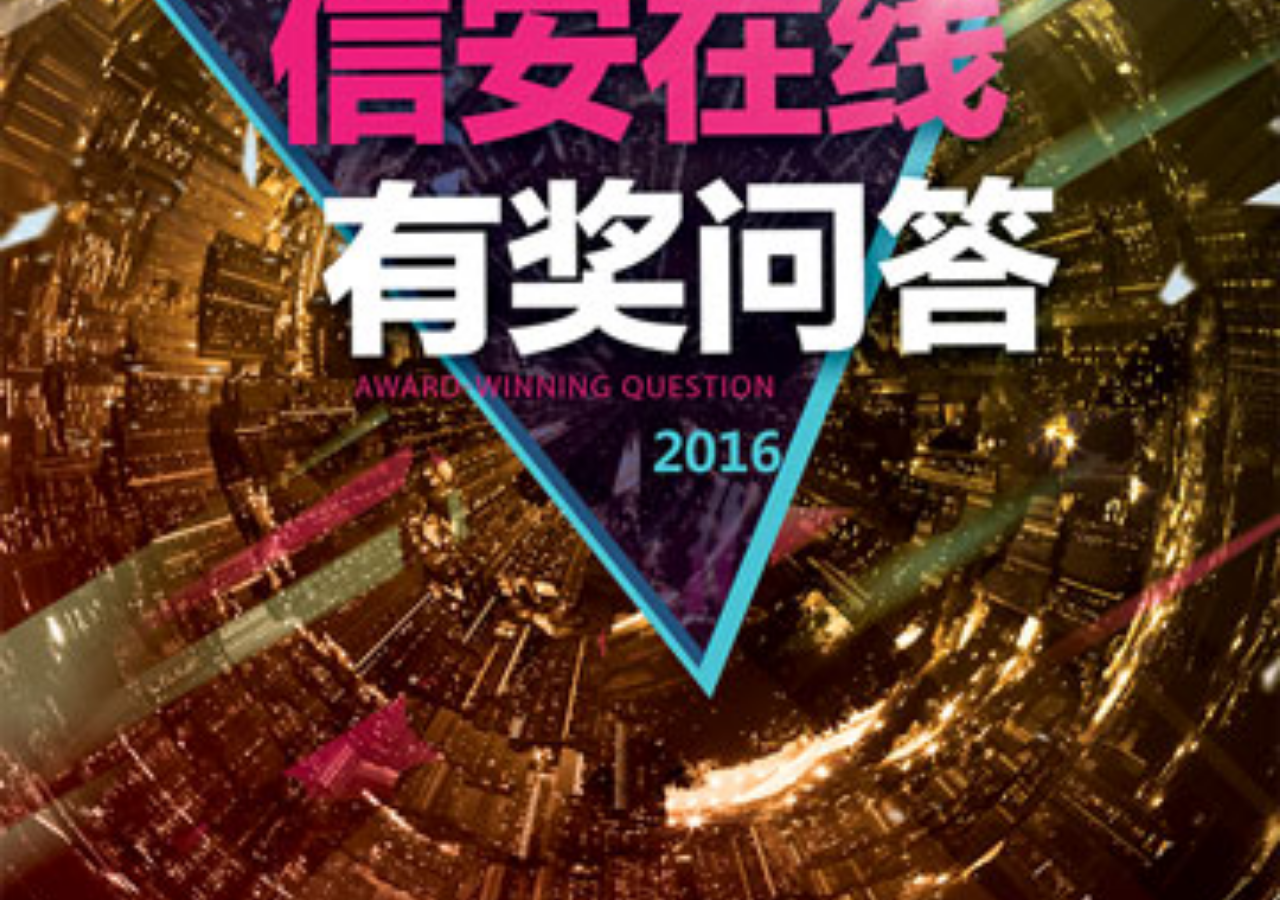
<file: StaticPages/index0829.html>
﻿<html>
<head>
    <title>信安</title>
    <meta charset="utf-8">
    <meta name="viewport" content="width=device-width, initial-scale=1.0, user-scalable=no">
    <link rel="stylesheet" href="style/style.css">
    <link rel="stylesheet" href="js/Swiper/css/swiper.min.css">
    <script src="js/jquery.min.js"></script>
    <script src="http://res.wx.qq.com/open/js/jweixin-1.0.0.js"></script>
    <!-- <script src="js/Swiper/swiper.min.js"></script>
    -->
    <style id="style-1-cropbar-clipper">
        /* Copyright 2014 Evernote Corporation. All rights reserved. */
        .en-markup-crop-options {
            top: 18px !important;
            left: 50% !important;
            margin-left: -100px !important;
            width: 200px !important;
            border: 2px rgba(255,255,255,.38) solid !important;
            border-radius: 4px !important;
        }

            .en-markup-crop-options div div:first-of-type {
                margin-left: 0px !important;
            }
    </style>
</head>
<body>
    <div class="swiper-container swiper-container-horizontal main-swiper-container">
        <div class="swiper-wrapper">
            <div class="swiper-slide swiper-slide-active">
                <div class="page-item pageone"></div>
            </div>
            <div class="swiper-slide swiper-slide-next">
                <div class="page-item pagetwo">
                    <div class="page-item-content">
                        <ul class="rules-menu">
                            <li class="rules-menu-item">
                                <h2 class="rule-title cr1">活动规则</h2>
                            </li>
                            <li class="rules-menu-item">
                                <span class="square"></span>
                                <span class="item-span">
                                    通过扫描“信安在线服务”二维码进入公众号中，
                                    点击“有奖答题”模块，进行在线答题；
                                </span>
                            </li>
                            <li class="rules-menu-item">
                                <span class="square"></span>
                                <span class="item-span">题目难度分为“入门”、“基础”、“专业”；</span>
                            </li>
                            <li class="rules-menu-item">
                                <span class="square"></span>
                                <span class="item-span">
                                    “入门”题目达到9分及以上分数时，获得兑奖码，
                                    凭兑奖码进行兑奖；
                                </span>
                            </li>
                            <li class="rules-menu-item">
                                <span class="square"></span>
                                <span class="item-span">
                                    “基础”题目达到8分及以上分数时，获得兑奖码，
                                    凭兑奖码进行兑奖；
                                </span>
                            </li>
                            <li class="rules-menu-item">
                                <span class="square"></span>
                                <span class="item-span">
                                    “专业”题目达到7分及以上分数时，获得兑奖码，
                                    凭兑奖码进行兑奖；
                                </span>
                            </li>
                            <li class="rules-menu-item cr1">
                                <span class="square"></span>
                                <span class="item-span">一个微信账号只可兑奖一次，但答题难度和次数不限；</span>
                            </li>
                            <li class="rules-menu-item">
                                <span class="square"></span>
                                <span class="item-span">
                                    无论何种题目，只要获得兑奖分数，即可在公账号首
                                    页的“兑奖码”模块中显示兑奖页面；
                                </span>
                            </li>
                            <li class="rules-menu-item">
                                <span class="square"></span>
                                <span class="item-span">
                                    兑奖者将该活动转发朋友圈后，根据获得的“兑奖码”
                                    找现场工作人员进行奖品兑换，一码一奖，兑过无效；
                                </span>
                            </li>
                            <li class="rules-menu-item">
                                <span class="square"></span>
                                <span class="item-span">活动最终解释权归属于信安在线。</span>
                            </li>
                        </ul>
                        <div class="page-item-bottom" style="position: inherit;left:0;right: 0;bottom:0;">
                            <p class="logo-area txtct">
                                <img src="image/logo02.png">
                            </p>
                            <p class="location-area txtct">武汉国际博览中心 A6-1 馆 D30展台</p>
                            <p class="date-area txtct">2016年9月19日 9:00 -- 2016年9月25日 15:30</p>
                        </div>
                    </div>

                </div>
            </div>
            <div class="swiper-slide">
                <div class="page-item pagethree">
                    <div class="page-item-content">
                        <div class="container">
                            <div class="top">
                                <p class="top-logo txtct">
                                    <img src="image/logo01.png">
                                </p>
                                <!-- <h2 class="title txtlt">信安在线资讯——有奖大问答</h2> -->
                                <p class="xinanqt txtct">
                                    <img src="image/xinanqt.png">
                                </p>
                            </div>
                            <div class="content">
                                <!--  <div class="section section-one">
                                     <div class="tips">
                                         <p>
                                             社会生活对网络的依赖程度越来越高，网络安全对现实社会的影响也日益凸显。为提高大众对信息安全的保密意识和网络安全应用技能，信安在线推出“增强网络安全意识普及网络安全知识”网上安全知识竞答活动。通过该活动向全社会宣传网络安全理念，使网络安全文化覆盖到网络的每一个角落。期待您的参与，精美大奖等你来拿！
                                         </p>
                                     </div>

                                     <p class="default-p txtct">
                                         <button class="default-btn txtct" type="button" id="beginAnw" onclick="nextPart($(this))">开始答题</button>
                                     </p>
                                 </div> -->
                                <div class="section section-two" style="display: block;">
                                    <div class="section-two-item">
                                        <p class="default-p txtct">
                                            <button class="default-btn txtct" type="button" onclick="nextPart($(this), 0)">
                                                入
                                                <span>门</span>
                                        <p></p>
                                        </button>

                                        </p>
                                        <p class="item-tips txtct">（普通大众可以掌握和理解的知识）</p>
                                    </div>
                                    <div class="section-two-item">
                                        <p class="default-p txtct">
                                            <button class="default-btn txtct" type="button" onclick="nextPart($(this), 1)">
                                                基
                                                <span>础</span>
                                            </button>
                                        </p>
                                        <p class="item-tips txtct">（IT行业从业人员应了解的知识）</p>
                                    </div>
                                    <div class="section-two-item">
                                        <p class="default-p txtct">
                                            <button class="default-btn txtct" type="button" onclick="nextPart($(this), 2)">
                                                专
                                                <span>业</span>
                                            </button>
                                        </p>
                                        <p class="item-tips txtct">（安全行业专业人员掌握的知识）</p>
                                    </div>
                                </div>
                                <div class="section section-three" id="qtContainer">
                                    <div class="swiper-container swiper-container-horizontal qt-swiper-container">
                                        <div class="swiper-wrapper qt-swiper-wrapper">
                                            <div class="swiper-slide swiper-slide-active">
                                                <div class="swiper-item" id="num1" data-option="singlechoose">
                                                    <div class="qt-block-title">
                                                        <p class="qt color1 txtlt">
                                                            <input class="qt-input" type="radio" name="num1">
                                                            <span>1、</span>
                                                            “肉鸡”的正确解释？
                                                        </p>
                                                    </div>
                                                    <div class="qt-block">
                                                        <p class="qt txtlt">
                                                            <input class="qt-input" type="radio" name="num1">
                                                            <span>A</span>
                                                            比较慢的电脑
                                                        </p>
                                                    </div>
                                                    <div class="qt-block">
                                                        <p class="qt txtlt">
                                                            <input class="qt-input" type="radio" name="num1">
                                                            <span>B</span>
                                                            被黑客控制的电脑
                                                        </p>
                                                    </div>
                                                    <div class="qt-block">
                                                        <p class="qt txtlt">
                                                            <input class="qt-input" type="radio" name="num1">
                                                            <span>C</span>
                                                            肉食鸡
                                                        </p>
                                                    </div>
                                                    <div class="qt-block">
                                                        <p class="qt txtlt">
                                                            <input class="qt-input" type="radio" name="num1">
                                                            <span>D</span>
                                                            烤鸡
                                                        </p>
                                                    </div>
                                                </div>
                                                <p class="default-p next-qt txtrt">
                                                    <button class="default-btn txtct" type="button" onclick="nextQust($(this))">下一题</button>
                                                </p>
                                            </div>
                                            <div class="swiper-slide swiper-slide-next">
                                                <div class="swiper-item" id="num2" data-option="multichoose">
                                                    <div class="qt-block">
                                                        <p class="qt color1 txtlt">
                                                            <span>2、</span>
                                                            “肉鸡”的正确解释？
                                                        </p>
                                                    </div>
                                                    <div class="qt-block">
                                                        <p class="qt txtlt">
                                                            <input class="qt-input qt-checkbox" type="checkbox" name="num2">
                                                            <span>A</span>
                                                            比较慢的电脑
                                                        </p>
                                                    </div>
                                                    <div class="qt-block">
                                                        <p class="qt txtlt">
                                                            <input class="qt-input qt-checkbox" type="checkbox" name="num2">
                                                            <span>B</span>
                                                            被黑客控制的电脑
                                                        </p>
                                                    </div>
                                                    <div class="qt-block">
                                                        <p class="qt txtlt">
                                                            <input class="qt-input qt-checkbox" type="checkbox" name="num2">
                                                            <span>C</span>
                                                            肉食鸡
                                                        </p>
                                                    </div>
                                                    <div class="qt-block">
                                                        <p class="qt txtlt">
                                                            <input class="qt-input qt-checkbox" type="checkbox" name="num2">
                                                            <span>D</span>
                                                            烤鸡
                                                        </p>
                                                    </div>
                                                </div>
                                                <p class="default-p next-qt txtrt">
                                                    <button class="default-btn txtct" type="button" onclick="nextQust($(this))">下一题</button>
                                                </p>
                                            </div>
                                            <div class="swiper-slide">
                                                <div class="swiper-item" id="num3" data-option="singlechoose">
                                                    <div class="qt-block-title">
                                                        <p class="qt color1 txtlt">
                                                            <span>3、</span>
                                                            “肉鸡”的正确解释？
                                                        </p>
                                                    </div>
                                                    <div class="qt-block">
                                                        <p class="qt txtlt">
                                                            <input class="qt-input" type="radio" name="num3">
                                                            <span>A</span>
                                                            比较慢的电脑
                                                        </p>
                                                    </div>
                                                    <div class="qt-block">
                                                        <p class="qt txtlt">
                                                            <input class="qt-input" type="radio" name="num3">
                                                            <span>B</span>
                                                            被黑客控制的电脑
                                                        </p>
                                                    </div>
                                                    <div class="qt-block">
                                                        <p class="qt txtlt">
                                                            <input class="qt-input" type="radio" name="num3">
                                                            <span>C</span>
                                                            肉食鸡
                                                        </p>
                                                    </div>
                                                    <div class="qt-block">
                                                        <p class="qt txtlt">
                                                            <input class="qt-input" type="radio" name="num3">
                                                            <span>D</span>
                                                            烤鸡
                                                        </p>
                                                    </div>
                                                </div>
                                                <p class="default-p next-qt txtrt">
                                                    <button class="default-btn txtct" type="button" onclick="nextQust($(this))">下一题</button>
                                                </p>
                                            </div>
                                            <div class="swiper-slide">
                                                <div class="swiper-item" id="num4" data-option="multichoose">
                                                    <div class="qt-block">
                                                        <p class="qt color1 txtlt">
                                                            <span>4、</span>
                                                            “肉鸡”的正确解释？
                                                        </p>
                                                    </div>
                                                    <div class="qt-block">
                                                        <p class="qt txtlt">
                                                            <input class="qt-input qt-checkbox" type="checkbox" name="num4">
                                                            <span>A</span>
                                                            比较慢的电脑
                                                        </p>
                                                    </div>
                                                    <div class="qt-block">
                                                        <p class="qt txtlt">
                                                            <input class="qt-input qt-checkbox" type="checkbox" name="num4">
                                                            <span>B</span>
                                                            被黑客控制的电脑
                                                        </p>
                                                    </div>
                                                    <div class="qt-block">
                                                        <p class="qt txtlt">
                                                            <input class="qt-input qt-checkbox" type="checkbox" name="num4">
                                                            <span>C</span>
                                                            肉食鸡
                                                        </p>
                                                    </div>
                                                    <div class="qt-block">
                                                        <p class="qt txtlt">
                                                            <input class="qt-input qt-checkbox" type="checkbox" name="num4">
                                                            <span>D</span>
                                                            烤鸡
                                                        </p>
                                                    </div>
                                                </div>
                                                <p class="default-p next-qt txtrt">
                                                    <button class="default-btn txtct" type="button" onclick="nextQust($(this))">下一题</button>
                                                </p>
                                            </div>
                                        </div>
                                    </div>
                                </div>
                                <div class="section section-four">
                                    <div class="successblock">
                                        <p class="no-exchange result txtct">恭喜您！</p>
                                        <p class="no-exchange result score txtct">
                                            获得
                                            <span id="userScores">10</span>
                                            分&nbsp;&nbsp;&nbsp;
                                        </p>
                                        
                                        <p class="exchanged result txtct">恭喜您本次</p>
                                        <p class="exchanged result result-score txtct">答题获得<span id="lastScore"></span>分</p>
                                        <p class="exchanged result-qt result txtct" id="continueQt">欢迎继续参与答题</p>

                                        <p class="no-exchange contact txtct cr1">
                                            奖品兑换码：
                                            <span id="rewardCode">code</span>
                                        </p>
                                        <p class="no-exchange result scoretips txtct">请凭借以上兑换码兑换奖品！</p>
                                    </div>
                                    <div class="failblock">
                                     <p class="result score txtct">
                                            获得
                                            <span id="userFailScores">10</span>
                                            分&nbsp;&nbsp;&nbsp;
                                        </p>
                                        <p class="result fail-title txtct">&nbsp;很遗憾！</p>
                                        <p class="result fail-infor txtct">您未能获得奖品</p>
                                        <p class="fail-encour txtct cr1">请您再接再厉</p>
                                    </div>
                                    <div class="bottom-color" style="bottom:-110%;height:68%;"></div>
                                </div>
                            </div>
                        </div>
                        <div class="page-item-bottom">
                            <p class="logo-area txtct">
                                <img src="image/logo02.png">
                            </p>
                            <p class="location-area txtct">武汉国际博览中心 A6-1 馆 D30展台</p>
                            <p class="date-area txtct">2016年9月19日 9:00 -- 2016年9月25日 15:00</p>
                        </div>
                    </div>
                </div>
            </div>
        </div>
    </div>
    <!--       <div class="section section-four">
                <div class="successblock">
                    <p class="result txtct color3">恭喜您！</p>
                    <p class="result score txtct color3">
                        获得
                        <span id="userScores">10</span>
                        分&nbsp;&nbsp;&nbsp;
                    </p>
                    <p class="contact txtct">
                        奖品兑换码：
                        <span id="rewardCode">code</span>
                    </p>

                    <p class="result scoretips txtct">请凭借以上兑换码兑换奖品！</p>
                </div>
                <div class="failblock">
                    <p class="result fail-title txtct">&nbsp;很遗憾！</p>
                    <p class="result fail-infor txtct">您未能获得奖品</p>
                    <p class="fail-encour txtct">请您再接再厉</p>
                </div>
            </div>
        </div>
    </div> -->
    <!-- <div class="bottom active-height" style="margin-top: 0px;"> -->
    <!-- <p class="txtct">
        <img class="merimg" src="image/merchantbg.png"></p>
    <p class="infors txtct">上海嘉韦思信息技术有限公司</p>
    -->
    <!-- </div> -->
    <script type="text/javascript">
        var openid = '123';
        wx.config({
            debug: false,
            appId: 'wx48b2010286366dbb',
            timestamp: 1472474269,
            nonceStr: 'ggpadl26rfku31vtd6xl6ewtv5k7r0cl',
            signature: 'bb38a215f3ecbf51ba7e75b5d4f90b43d219a52c',
            jsApiList: [
              'onMenuShareTimeline'
            ]
        });
        var nb = ["牛逼大了", "完败", "漂亮", "偶像", "就是这么牛逼", "不服来战", "come on", "想怎样"];
        var dex = Math.floor(Math.random() * nb.length);
        wx.ready(function () {
            wx.onMenuShareTimeline({
                title: '击败了全国' + (Math.random() * 5 + 95).toFixed(1) + '%的人,' + nb[dex] + '!',
                link: 'http://quiz.cnmstl.net/api/wxlogin',
                imgUrl: 'http://quiz.cnmstl.net/image/logo.png',
                success: function () {
                },
                cancel: function () {
                }
            });
        });
        var mySwiper = null;
        var mainSwiper = null;
        var answerList = [];
        var answerSingl = {
            qust_num: '',
            qust_type: '',
            qust_value: ''
        }
        function show_result(score, code, exchange) {
            $("#qtContainer").hide();
            $(".section-four").show();
            $("#userScores").text(score);
            if (score < 9 - glvl) {
                $(".successblock").hide();
                $(".failblock").show();
                $("#userFailScores").text(score);
            }
            else {
                $("#rewardCode").text(code);
                $(".successblock").show();
                $(".failblock").hide();
                if(exchange==1){
                    $("#continueQt").show();
                    $(".no-exchange").hide();
                    $("#lastScore").text(score);
                }
            }
        }
        $(function () {
            // 页面初始化
            loadSwiper();
            var tmp = location.search.match(/score=(\d+)/)
            var tmp1 = location.search.match(/code=(\d+)/)
            var exchange = location.search.match(/exchange=(\d+)/)

            if (tmp && tmp1) {
                $(".section-one").hide();
                show_result(tmp[1], tmp1[1]);

                // $(".swiper-slide").hide();
                // $(".swiper-slide").eq(2).show();
                // $(".section").hide();
                // $(".section").eq(2).show();

                // $(".xinanqt").hide();
                // $(".failblock").hide();
                // $(".no-exchange").hide();
                // $(".page-item-bottom").hide();

                // $(".exchanged").show();

            }

        });
        function chooseItem(eve) {
            $(eve).find("input").prop("checked", true);
            if ($(eve).find("input").hasClass("qt-checkbox")) {
                $(eve).toggleClass("activecolor")
            } else {
                $(eve).addClass("activecolor");
                $(eve).siblings(".qt-block").removeClass("activecolor");
            }
        }
        var glvl = 0;
        function nextPart(eve, lvl) {
            loadSwiper();
            if (lvl !== undefined) {
                glvl = lvl;
                var all_question = eval('(' + "[[{\"type\":1,\"list\":[\"操作系统配置\",\"公钥\",\"生产系统源代码\",\"针对生产系统的操作命令\"],\"title\":\"运维操作人员不应该访问以下哪项内容（）\",\"id\":\"34\"},{\"type\":1,\"list\":[\"不予理睬\",\"登入系统，让同事在我的电脑系统上进行查询\",\"让同事用自己的用户名登录系统进行查询，并不能离开\",\"报告信息安全员\"],\"title\":\"A 员工电脑出现了故障，不能使用，但需要马上进入某信息系统查询一些数据，故向B员工借用电脑，B员工应该（）\",\"id\":\"45\"},{\"type\":1,\"list\":[\"删除电脑中的信息\",\"多次将硬盘格式化\",\"对硬盘进行物理破坏\",\"与希望小学签订保密\"],\"title\":\"某公司需要捐献一批废旧电脑给希望小学，为了防止信息泄露，应采取的最合理的方法是（）\",\"id\":\"39\"},{\"type\":1,\"list\":[\"强化用户安全意识\",\"使用更复杂的口令\",\"使用一次性口令\",\"使用加密传输协议\"],\"title\":\"防范电子钓鱼的根本方法是（）\",\"id\":\"35\"},{\"type\":1,\"list\":[\"它足够安全，可以传输个人敏感数据\",\"担心是否会有陌生人登录到您的电脑\",\"不用花钱，尽情享用无线互联网，不会有人发觉无线网络的使用\",\"对在网上传输的数据进行加密保护，以防止敏感数据泄露或曝光\"],\"title\":\"当您连接到公司或外部无线网络时，您应该（）\",\"id\":\"29\"},{\"type\":1,\"list\":[\"自己动手解决问题\",\"不予关注\",\"尽量保护现场，维持现状，尽快将事件报告给本处室信息安全管理员\",\"报告上级领导\"],\"title\":\"发现信息安全事件后，发现人应（）\",\"id\":\"38\"},{\"type\":1,\"list\":[\"一个月或一个月以内\",\"1——3个月\",\"3——6个月\",\"半年以上或从不更换\"],\"title\":\"多久更换一次计算机的密码较为安全( )\",\"id\":\"8\"},{\"type\":1,\"list\":[\"操作方法不当造成的\",\"人为制造的\",\"频繁关机造成的\",\"操作人员不讲卫生造成的\"],\"title\":\"下列对计算机病毒产生原因的描述中，（ ）是正确的\",\"id\":\"33\"},{\"type\":1,\"list\":[\"选择资源丰富的网站下载\",\"关闭杀毒软件，提高下载速度\",\"下载完成后直接打开下载的文件\",\"下载软件时，最好到软件官方网站或者其他正规软件下载网站下载\"],\"title\":\"下载安全建议正确的选项是（）\",\"id\":\"20\"},{\"type\":1,\"list\":[\"接收带有广告、测试等性质的微博要有警惕之心，不要贪图小便宜随意点击来历不明的链接\",\"不发布虚假信息、不造谣、不传谣、不发表不当言论\",\"对微博进行相应安全配置：账号设置--隐私安全、账号安全\",\"可在任意公共电脑或者移动终端登录 \"],\"title\":\"微博安全防护建议错误的是（）\",\"id\":\"19\"}],[{\"type\":1,\"list\":[\"150.25.0.27\",\"150.25.30.23\",\"150.25.40.24\",\"150.25.224.30\"],\"title\":\"如果网络150.25.0.0的子网掩码是255.255.224.0 ，下面的哪一个是合法的主机地址（）\",\"id\":\"311\"},{\"type\":0,\"list\":[\"对\",\"错\"],\"title\":\"资产的属性是资产弱点的严重程度。（）\",\"id\":\"401\"},{\"type\":0,\"list\":[\"对\",\"错\"],\"title\":\"IPSEC的隧道模式提供PC到PC之间的安全。（）\",\"id\":\"348\"},{\"type\":0,\"list\":[\"对\",\"错\"],\"title\":\"OSPF协议使用的metric是cost（）\",\"id\":\"317\"},{\"type\":1,\"list\":[\"人为的配置错误\",\"网络设备操作系统漏洞\",\"拒绝服务攻击的目标\",\"以上全部. \"],\"title\":\"网络设备面临的威胁有（）\",\"id\":\"255\"},{\"type\":2,\"list\":[\"监控网络和系统\",\"实时报警\",\"主动响应\",\"审计跟踪\"],\"title\":\"入侵检测系统的作用（）\",\"id\":\"336\"},{\"type\":1,\"list\":[\"123456789\",\"666666\",\"abc123\",\"qw！bydp00dwz1. \"],\"title\":\"以下哪种口令不属于弱口令（）\",\"id\":\"59\"},{\"type\":0,\"list\":[\"对\",\"错\"],\"title\":\"复杂的密码容易忘记，可以将密码写下来粘贴到办公桌的隐蔽地方。（）\",\"id\":\"279\"},{\"type\":1,\"list\":[\"传输层\",\"应用层\",\"会话层\",\"传输层与应用层之间\"],\"title\":\"SSL工作在OSI\/RM的哪一层（）\",\"id\":\"156\"},{\"type\":1,\"list\":[\"多人共用同一帐号\",\"多人共用多个帐号\",\"一人对应单独帐号\",\"一人对应多个帐号\"],\"title\":\"设置设备的管理员帐号时，应（）\",\"id\":\"143\"}],[{\"type\":1,\"list\":[\"数据区\",\"对外服务区\",\"重要业务区\"],\"title\":\"在安全区域划分中DMZ 区通常用做（）\",\"id\":\"832\"},{\"type\":1,\"list\":[\"机密数据\",\"敏感数据\",\"私有数据\",\"公开数据\"],\"title\":\"以下各类型的数据中那个的保护级别是最低的（）\",\"id\":\"957\"},{\"type\":1,\"list\":[\"查询报文\",\"成员关系报告\",\"退出报告\",\"差错报告报文\"],\"title\":\"IGMP报文不包括\",\"id\":\"883\"},{\"type\":1,\"list\":[\"X.2\",\"ATM\",\"Ipsec\",\"NNTP\"],\"title\":\"虚拟专用网常用的安全协议为（）\",\"id\":\"839\"},{\"type\":1,\"list\":[\"信息资产的价值、面临的威胁以及自身存在的脆弱性等\",\"病毒、黑客、漏洞等\",\"保密信息如国家秘密、商业秘密等\",\"网络、系统、应用的复杂程度\"],\"title\":\"信息安全风险应该是以下哪些因素的函数？（）\",\"id\":\"752\"},{\"type\":1,\"list\":[\"IP \",\"TCP\",\"SNMP  \",\"SMTP\"],\"title\":\"用于电子邮件的协议是（）\",\"id\":\"866\"},{\"type\":0,\"list\":[\"对\",\"错\"],\"title\":\"IP承载网中,PE需要对CE发布的路由进行过滤。（）\",\"id\":\"479\"},{\"type\":1,\"list\":[\"缓存溢出攻击\",\"钓鱼攻击\",\"暗门攻击\",\"DDOS攻击\"],\"title\":\"用户收到了一封可疑的电子邮件,要求用户提供银行账户及密码,这是属于何种攻击手段？ （）\",\"id\":\"787\"},{\"type\":0,\"list\":[\"对\",\"错\"],\"title\":\"SMTP没有对邮件加密的功能是导致垃圾邮件泛滥的主要原因（）\",\"id\":\"613\"},{\"type\":0,\"list\":[\"对\",\"错\"],\"title\":\"用户的密码一般应设置为16位以上。（）\",\"id\":\"595\"}],{}]" + ')');

                //console.log(lvl, all_question[lvl]);
                var content = '';
                for (var k in all_question[lvl]) {
                    var ques = all_question[lvl][k];
                    content += '<div class="swiper-slide ';
                    if (k == 0) {
                        content += 'swiper-slide-active"><div class="swiper-item" id="';
                    }
                    else {
                        content += 'swiper-slide-next"><div class="swiper-item" id="';
                    }
                    content += ques.id;
                    content += '" data-option="';
                    content += (ques.type == 2 ? "multichoose" : "singlechoose");
                    content += ('"><div class="qt-block-title"><p class="qt color1 txtlt"><input class="qt-input" type="radio" name="' + ques.id + '"><span>' + (parseInt(k) + 1) + '、</span>');
                    content += ((ques.type == 0 ? "判断题-" : (ques.type == 1 ? "单选题-" : "多选题-")) + ques.title);
                    content += '</p></div>';

                    var tb = ["A", "B", "C", "D", "E", "F", "G", "H", "I"];
                    for (var i in ques.list) {
                        if (ques.type == 2) {
                            content += '<div class="qt-block" onclick="chooseItem($(this));"><p class="qt txtlt"><input class="qt-input qt-checkbox" type="checkbox" name="' + ques.id + '"><span>' + tb[i] + '</span>' + ques.list[i] + '</p></div>';
                        }
                        else {
                            content += '<div class="qt-block" onclick="chooseItem($(this));"><p class="qt txtlt"><input class="qt-input" type="radio" name="' + ques.id + '"><span>' + tb[i] + '</span>' + ques.list[i] + '</p></div>';
                        }
                    }
                    if (k == all_question[lvl].length - 1) {
                        content += '</div><p class="default-p next-qt txtrt"><button class="default-btn txtct" type="button" onclick="nextQust($(this))">提交</button></p></div>\n';
                    }
                    else {
                        content += '</div><p class="default-p next-qt txtrt"><button class="default-btn txtct" type="button" onclick="nextQust($(this))">下一题</button></p></div>\n';
                    }
                }
                $(".qt-swiper-wrapper").html(content);
            }
            var curSect = eve.closest(".section");
            // curSect.hide().next().show();
            curSect.hide().next().addClass("active");
            // if (curSect.index() >= 1) {
            //     $(".bottom").hide();
            //     loadSwiper();
            // }
            if (curSect.index() == 0) {
                $(".xinanqt").hide();
                $(".page-item-bottom").hide();
                $("#qtContainer").css("opacity",1);
            } else {
                heightAuto();
            }
        }

        // 滑动插件动态加载（异步）
        function loadSwiper() {
            var oHead = document.getElementsByTagName('HEAD').item(0);
            var oScript = document.createElement("script");
            oScript.type = "text/javascript";
            oScript.src = "js/Swiper/swiper.min.js";
            oHead.appendChild(oScript);
            setTimeout(function () {
                mySwiper = new Swiper('.qt-swiper-container', {
                    pagination: '.swiper-pagination',
                    paginationClickable: true
                });
                mainSwiper = new Swiper('.main-swiper-container', {
                    pagination: '.swiper-pagination',
                    paginationClickable: true
                });
            }, 500);
        }


        //下一题，触发滑动事件
        // function nextQust(eve) {
        //     var curObj = eve.closest(".swiper-slide");
        //     var totalNum = $(".swiper-item").length;
        //     $("#" + totalNum).next("p").find(".default-btn").text("提交");
        //     var curPageId = curObj.index();
        //     answerSingle = {};
        //     answerSingle.qust_num = curObj.find(".swiper-item").attr("id");
        //     answerSingle.qust_type = curObj.find(".swiper-item").attr("data-option");
        //     var inputs = curObj.find("input:checked");
        //     answerSingle.qust_value = '';
        //     for (var i = 0; i < inputs.length; i++) {
        //         answerSingle.qust_value += String.fromCharCode(inputs.eq(i).next("span").text().charCodeAt(0) - 17);
        //     }
        //     answerList.push(answerSingle);
        //     console.log('answerList is ', answerList);
        //     mySwiper.slideTo(curPageId + 1, 300, false);

        //     console.log(totalNum, curPageId);
        //     if (curPageId == totalNum - 1) {
        //         $.ajax({
        //             url: 'http://quiz.cnmstl.net/api/question?action=calc&openid=' + openid + '&lvl=' + glvl,
        //             type: 'post',
        //             data: { "data": JSON.stringify(answerList) },
        //             success: function (result) {
        //                 result = JSON.parse(result);
        //                 show_result(result.score, result.code, result.exchange);
        //             },
        //             error: function (result) {
        //                 alert('错误：' + result.msg);
        //             }
        //         })
        //     }
        // }

        function nextQust(eve) {
            var curObj = eve.closest(".swiper-slide");
            var totalNum = $(".swiper-item").length;
            $("#" + totalNum).next("p").find(".default-btn").text("提交");
            var curPageId = curObj.index();
            mySwiper.slideTo(curPageId + 1, 300, false);

            console.log(totalNum, curPageId);
            if (curPageId == totalNum - 1) {
               submitAnwsers();
            }
        }

        // 提交保存答案
        function submitAnwsers(){
            var answerObj = $(".swiper-item");
            var totalNum = answerObj.length;
            for (var j = 0; j < totalNum; j++) {
                answerSingle = {};
                answerSingle.qust_num = answerObj.eq(j).attr("id");
                answerSingle.qust_type = answerObj.eq(j).attr("data-option");
                var inputs = answerObj.eq(j).find("input:checked");
                answerSingle.qust_value = '';
                for (var i = 0; i < inputs.length; i++) {
                    answerSingle.qust_value += String.fromCharCode(inputs.eq(i).next("span").text().charCodeAt(0) - 17);
                }
                answerList.push(answerSingle);
            }
            console.log('answerList is ', answerList);

            $.ajax({
                url: 'http://quiz.cnmstl.net/api/question?action=calc&openid=' + openid + '&lvl=' + glvl,
                type: 'post',
                data: { "data": JSON.stringify(answerList) },
                success: function (result) {
                    result = JSON.parse(result);
                    show_result(result.score, result.code, result.exchange);
                },
                error: function (result) {
                    alert('错误：' + result.msg);
                }
            })
        }

        function checkAnswer(curvalue) {
            for (var i = 0; i < answerList.length - 1; i++) {
                if (answerList[i].qust_num == curvalue.qust_num) {
                    answerList.splice(i, 1, curvalue);
                }
            }
        }

        // 高度自适应不同不同屏幕
        function heightAuto() {
            var BtmHeight = Math.abs(document.body.clientHeight - $(".container").height());
            // alert(BtmHeight);
            if (BtmHeight < 55) {
                // $(".container").height($(".top").height()+$(".content").height()+55)
                $(".bottom").removeClass("active-height")
                $(".bottom").css('margin-top', BtmHeight);
            } else {
                $(".bottom").css('margin-top', 0);
                $(".bottom").addClass("active-height")
            }
        }
        heightAuto();
    </script>

    <div id="cntvlive2-is-installed"></div>
</body>
</html>
</file>
<file: StaticPages/style/style.css>
/* 初始化代码 */
html, body {
    -webkit-user-select: none;
    user-select: none;
    background: #303136;
    color: #fff;
    width: 100%;
    height: 100%;
}

html {
    font-size: 62.5%;
}

* {
    box-sizing: border-box;
    -webkit-box-sizing: border-box;
}

body, div, span, object, iframe, h1, h2, h3, h4, h5, h6, p, blockquote, pre, a, abbr, acronym, address, code, del, dfn, em, img, q, dl, dt, dd, ol, ul, li, fieldset, form, label, legend, table, caption, tbody, tfoot, thead, tr, th, td, article, aside, figure, footer, header, nav, section {
    margin: 0;
    padding: 0;
    border: 0;
    font-size: 1.4rem;
}

body, input, button, select, textarea {
    font: 62.5%/1.5 "微软雅黑", "Microsoft Yahei", "Helvetica Neue", Helvetica, STHeiTi, sans-serif;
    -webkit-font-smoothing: antialiased;
    -moz-osx-font-smoothing: grayscale;
    -moz-font-feature-settings: "liga", "kern";
    font-size: 1.4rem;
}

table {
    border-collapse: collapse;
    border-spacing: 0
}

img, a img {
    border: 0
}

a {
    color: #0381e3;
    outline: medium none;
    text-decoration: none;
    font-size: 1.4rem;
    star: expression(this.onFocus=this.blur());
}

a:hover {
    text-decoration: none
}

a, img {
    -webkit-touch-callout: none; 
}

label {
    cursor: pointer
}

ul li, .ol li {
    list-style: none
}

em, cite, i {
    font-style: normal
}

button {
    background: none;
    border: none;
    outline: none;
}

button:focus {
    outline: none;
}

input::-webkit-outer-spin-button,
input::-webkit-inner-spin-button {
    -webkit-appearance: none !important;
    margin: 0;
}

input[type="number"] {
    -moz-appearance: textfield;
}

input[type="text"],
input[type="number"],
textarea {
    -webkit-appearance: none; 
}

input:focus, textarea:focus {
    outline: none;
}

input::-ms-clear {
    display: none;
}

textarea {
    resize: none;
}

/* 通用样式 */
.clearfix:after {
    content: ".";
    display: block;
    clear: both;
    visibility: hidden;
    line-height: 0;
    height: 0;
}

.clearfix {
    zoom: 1;
}

.fl {
    float: left !important;
}

.fr {
    float: right !important;
}

.txtct {
    text-align: center;
}

.txtlt {
    text-align: left;
}

.txtrt {
    text-align: right;
}

.cr1 {
    color: #1dc2dd;
}

.main-swiper-container {
    width: 100%;
    height: 100%;
}

.page-item {
    height: 100%;
    width: 100%;
}

.pageone {
    background: url(../image/pgonebg.jpg) no-repeat center center;
    background-size: cover;
}

.page-item-content {
    height: 100%;
    width: 100%;
    background: url(../image/pgbg.jpg) no-repeat center center;
    background-size: 100% 100%;
    position: relative;
}

.pagetwo .page-item-content, .pagethree .page-item-content {
    overflow: auto;
}

.rule-title {
    font-size: 1.5em;
    padding: 6% 0 10px;
}

.rules-menu {
    padding: 20px;
    background: url(../image/rulebg.png) no-repeat center center;
}

.rules-menu-item {
    padding-left: 30px;
    line-height: 22px;
    position: relative;
}

.rules-menu-item:first-child {
    padding-left: 10px;
}

.square {
    position: absolute;
    top: 6px;
    left: 8px;
    width: 12px;
    height: 12px;
    display: inline-block;
    background: #ed1f7d;
    margin-right: 10px;
}

.page-item-bottom {
    position: absolute;
    bottom: 8%;
    left: 10px;
    right: 10px;
}

.logo-area img {
    width: 15%;
}

.location-area {
    font-size: 1.2em;
}

.date-area {
    color: #ed1f7d;
}

.container {
    margin: 0;
    padding: 0 10px;
    width: 100%;
    height: auto;
    position: relative;
}

.top {
    padding-top: 8%;
    width: 100%;
}

.top-logo img {
    width: 36%;
}

.title {
    padding: 7% 0 5%;
    width: 270px;
    margin: 0 auto;
    font-weight: normal;
    font-size: 2.0rem;
}

.top .title {
    visibility: hidden;
}

.xinanqt img {
    width: 50%;
}

.content {
    padding: 0 6px;
}

.section {
    padding-top: 20%;
}

.section-one {
    display: block;
    padding-top: 0%;
}

.section-three {
    opacity: 0;
}

.section-four {
    display: none;
    min-height: 260px;
}

.active {
    display: block;
}

.tips {
    padding: 15px 10px 18px;
    background: #2a2c2e;
    margin-bottom: 8.5%;
    box-shadow: 0 7px 22px rgba(0, 0, 0, 0.4);
}

.tips p {
    text-indent: 2.5rem;
    line-height: 20px;
    font-size: 1.4rem;
}

.default-p {
    height: 50px;
}

.default-btn {
    display: inline-block;
    height: 100%;
    width: 50%;
    color: #fff;
    background: url(../image/newbtnbg.png) no-repeat center;
    background-size: 100%;
}

.bottom {
    margin-top: 8%;
    width: 100%;
    height: 55px;
    background: url(../image/btmbg.png) no-repeat center;
    background-size: contain;
}

.bottom.active-height {
    position: absolute;
    left: 0;
    bottom: 0px;
    right: 0;
}

.bottom-color {
    position: absolute;
    bottom: -66%;
    left: 0;
    right: 0;
    width: 100%;
    height: 56%;
    background: url(../image/btmcolbg.png) no-repeat center;
    background-size: cover;
}

.section-two {
    padding-top: 10%;
}

.section-two-item {
    margin-bottom: 5%;
}

.section-two-item .default-p {
    height: 40px;
}

.section-two-item .default-btn {
    background: url(../image/newbtnbg.png) no-repeat center;
    background-size: 100%;
    width: 65%;
    color: #fff;
    font-size: 1.4rem;
    text-shadow: 2px 2px 9px rgba(255, 255, 255, 1)
}

.item-tips {
    font-size: 1.2rem;
    margin-top: 2px;
    color: #ed1f7d;
}

.section-three .title {
    margin-top: -15%;
    margin-bottom: -6%;
    padding-left: 25px;
}

.qt-block-title, .qt-block {
    width: 270px;
    margin: 10px auto;
}

.swiper-item .qt-block:first-child .qt {
    padding-left: 25px;
}

.qt {
    font-size: 1.6rem;
}

.color1 {
    color: #ed1f7d;
}

.qt span {
    display: inline-block;
    min-width: 30px;
}

.qt-input {
    visibility: hidden;
}

.activecolor {
    color: #058ece;
}

.next-qt {
    margin-top: 30%;
}

.result {
    text-shadow: -1px 5px 12px #000;
    font-size: 5.0rem;
    color: #ed1f7d;
}

.result-score {
    font-size: 4.0rem;
}

.result-score span {
    font-size: 4.0rem;
}

.score, .score span {
    font-size: 4.0rem;
    margin-top: -8px;
}

.result-qt {
    color: #fff;
    font-size: 1.4em;
    margin-top: 15%;
}

.exchanged {
    display: none;
}

.color3 {
    color: #ed1f7d;
}

.contact {
    margin-top: 70px;
    color: #0381e3;
    font-size: 2.2rem;
}

.contact span {
    font-size: 2.2rem;
    color: #0381e3;
    text-decoration: underline;
}

.rewardcode-span {
    font-size: 2.2rem;
    color: #0381e3;
}

.scoretips {
    font-size: 2.2rem;
    color: #fff;
    margin-top: 10px;
}

.failbock {
    color: #aeadab;
}

.fail-title {
    font-size: 5.2rem;
    color: #fff;
}

.fail-infor {
    font-size: 3.7rem;
    color: #fff;
}

.fail-encour {
    font-size: 2.2rem;
    color: #1dc2dd;
    margin-top: 30px;
}
</file>
